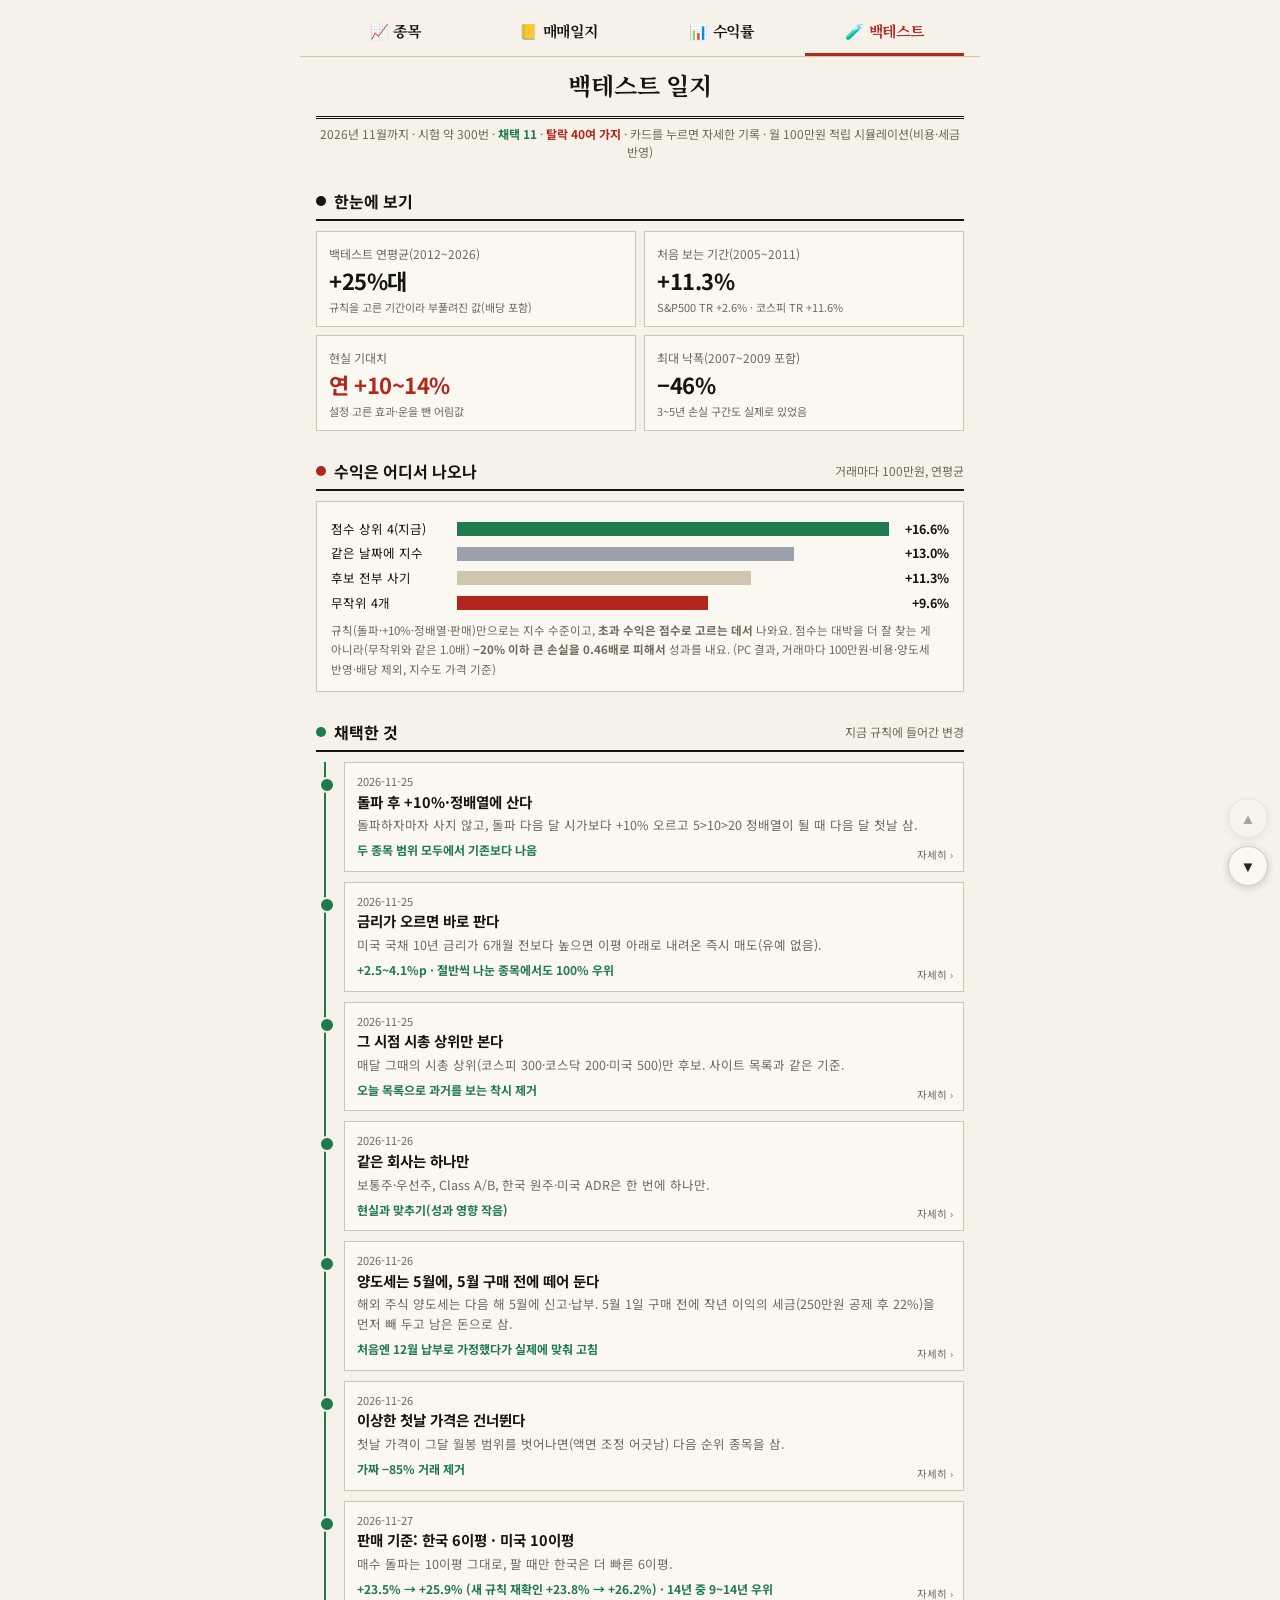
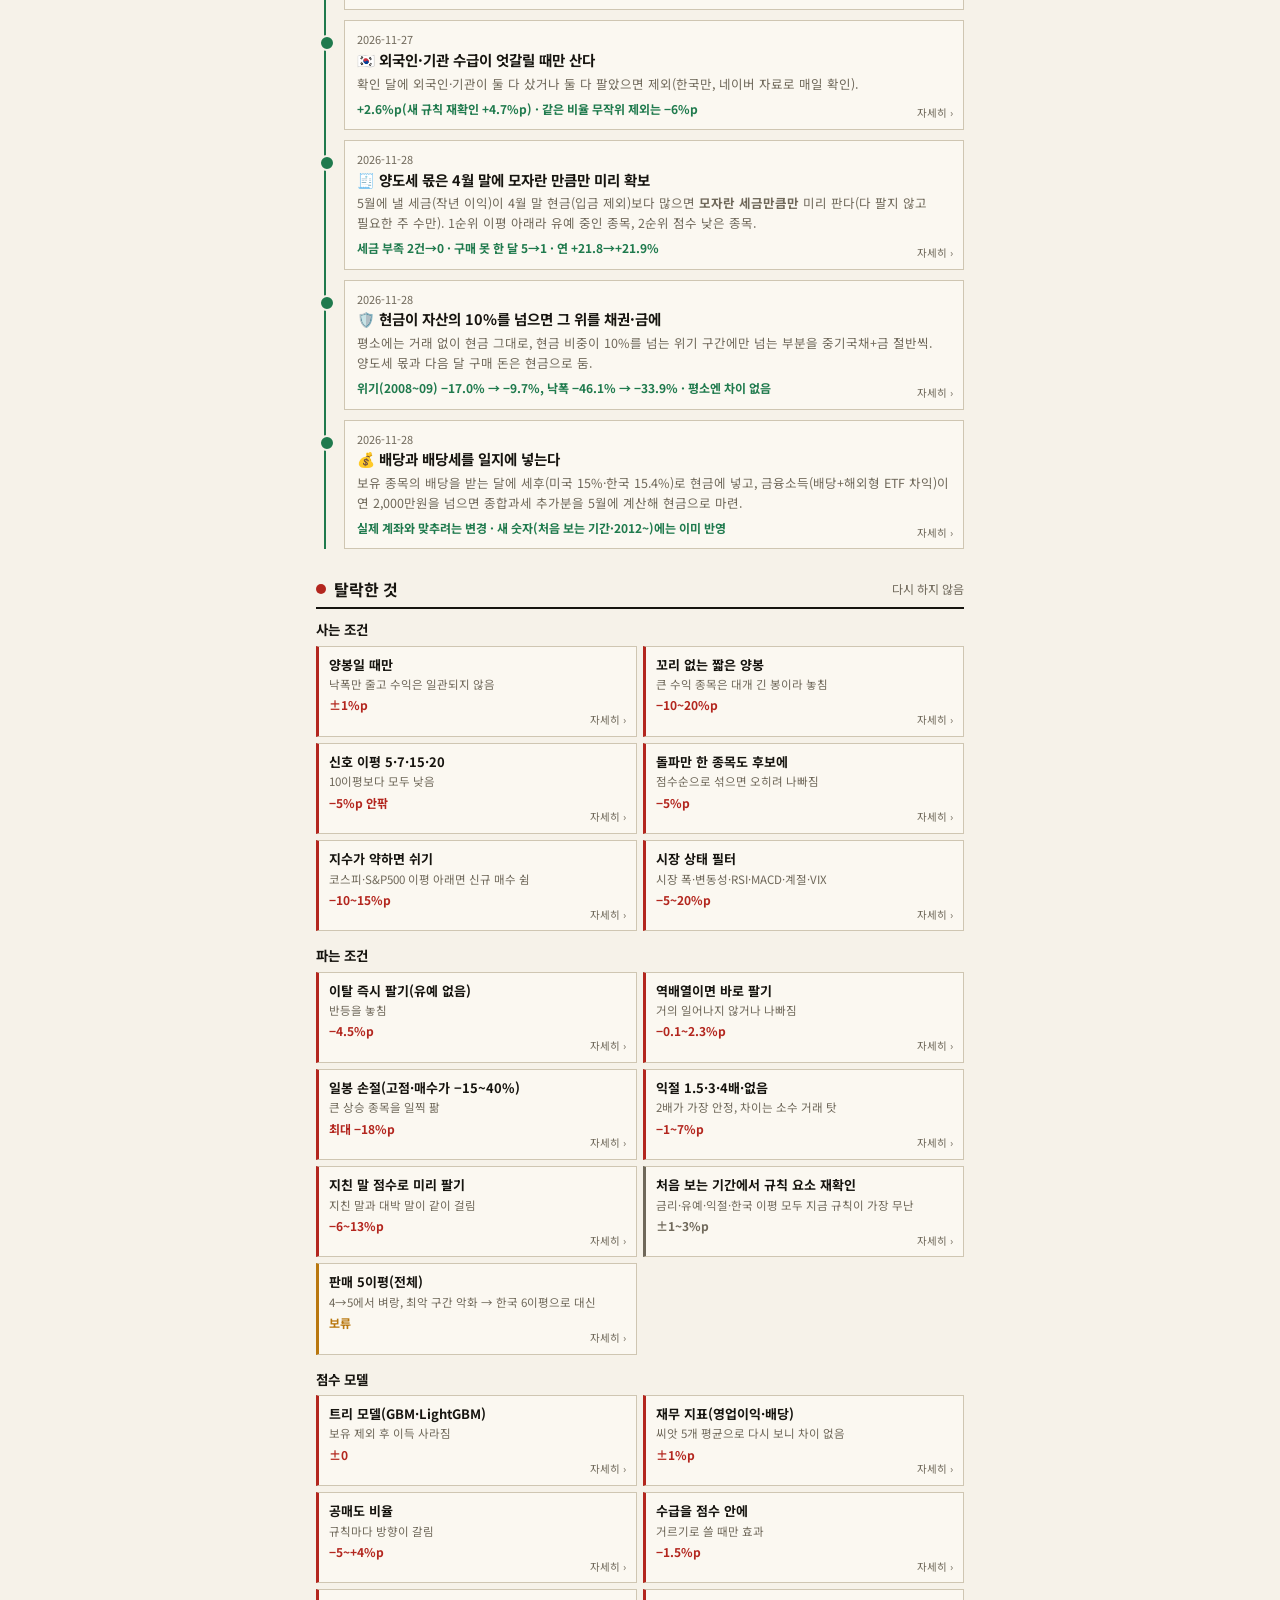
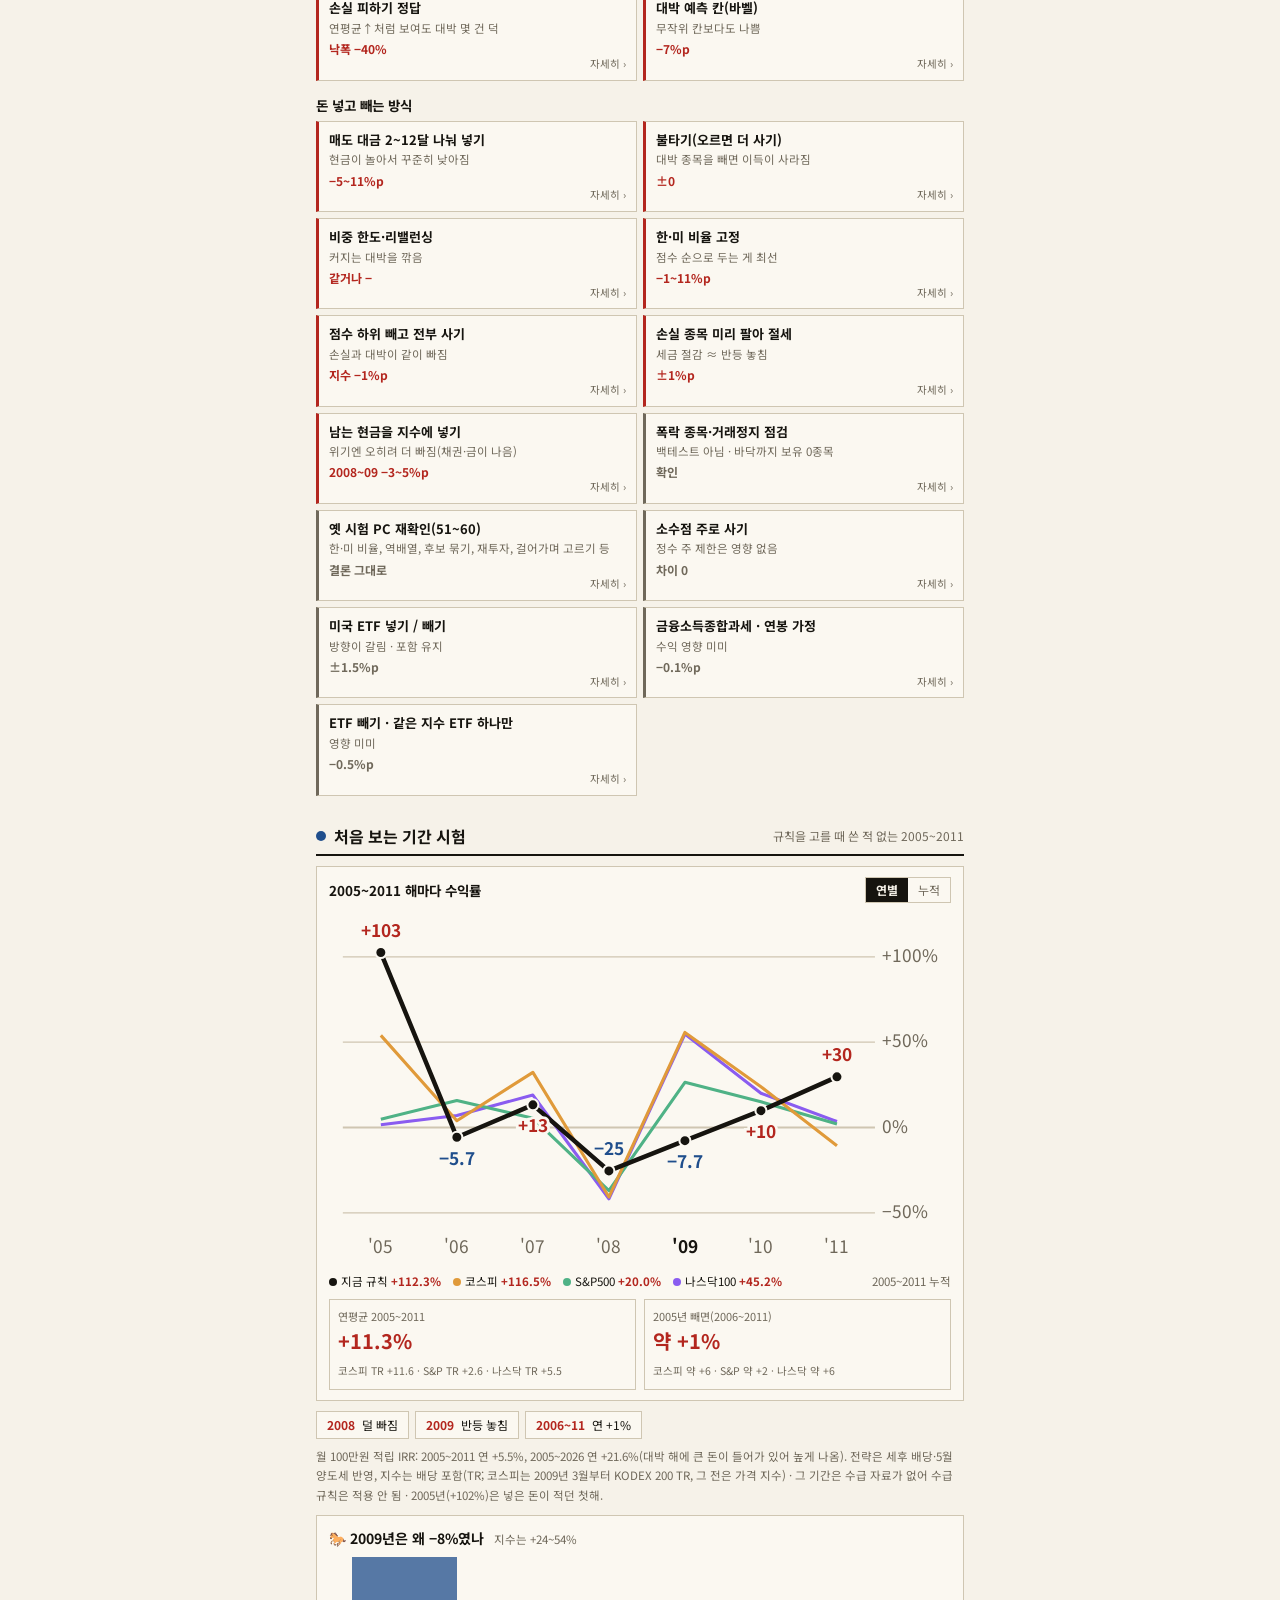
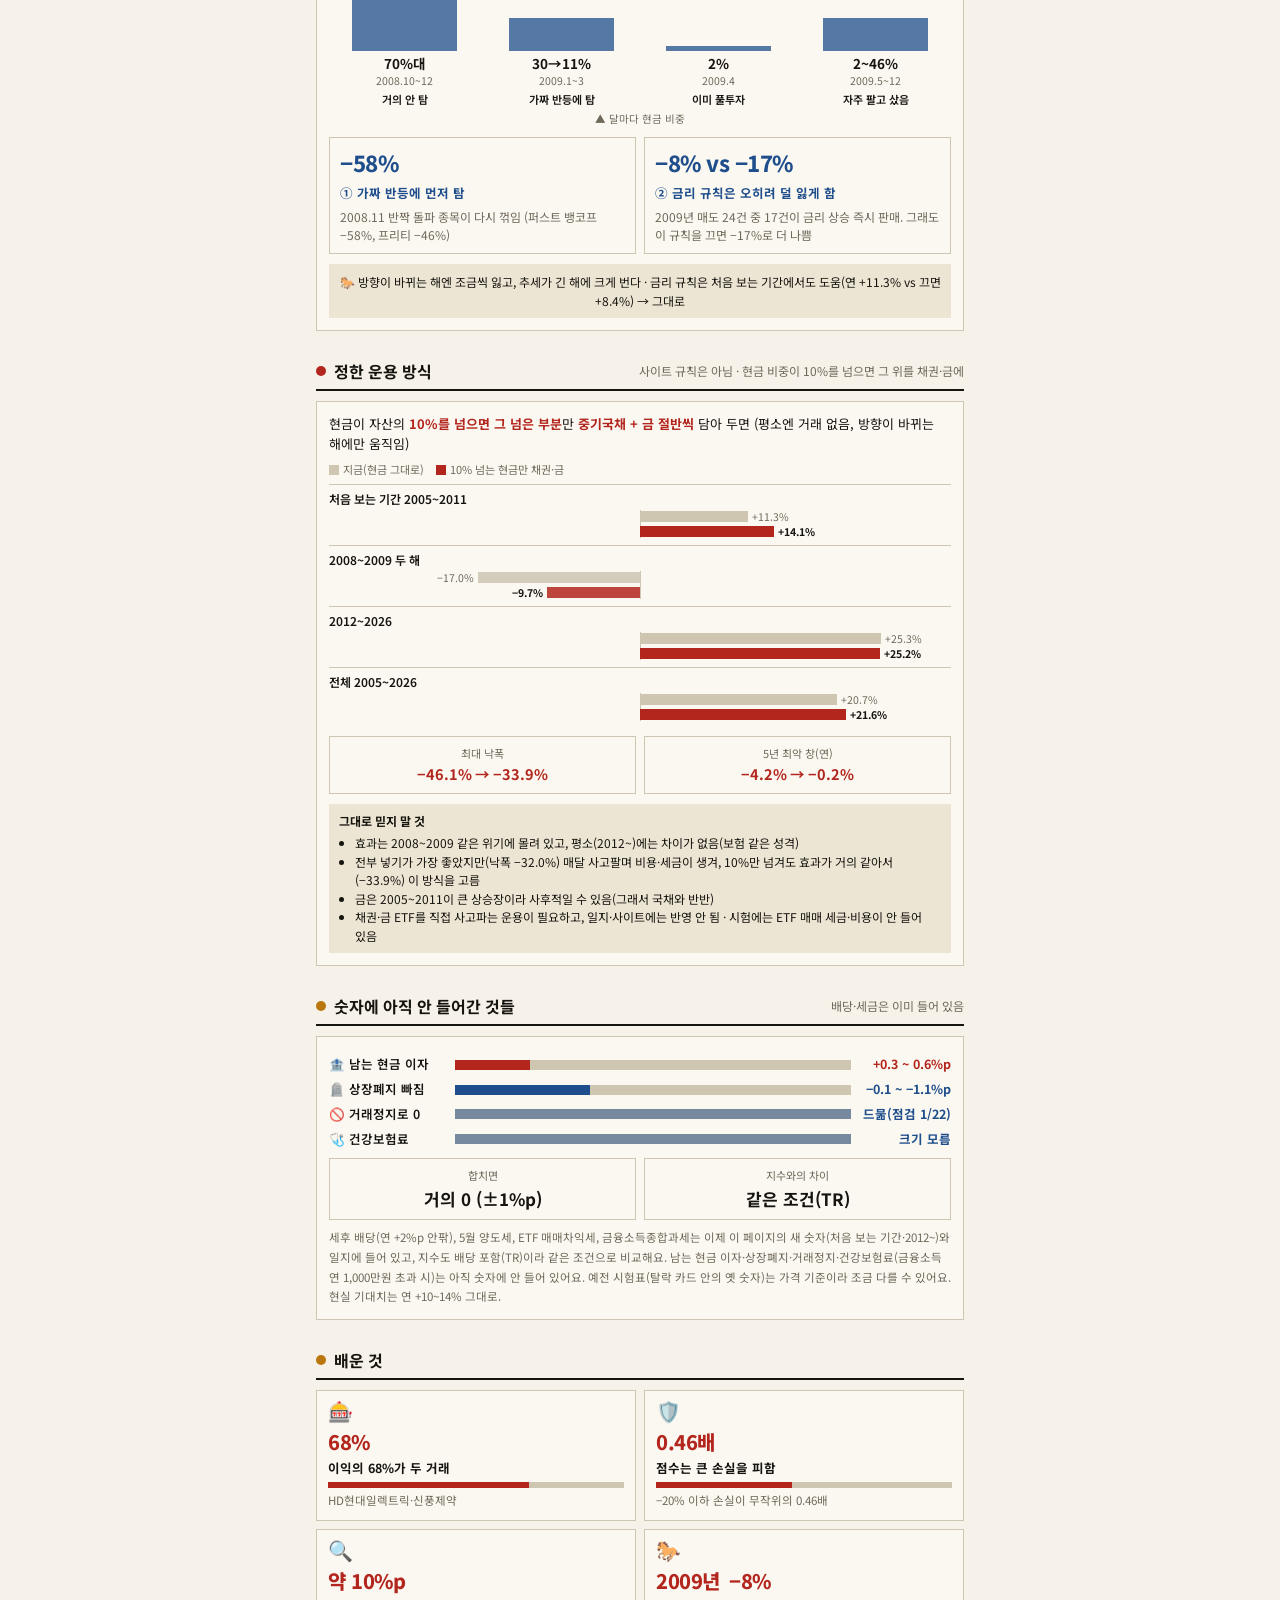
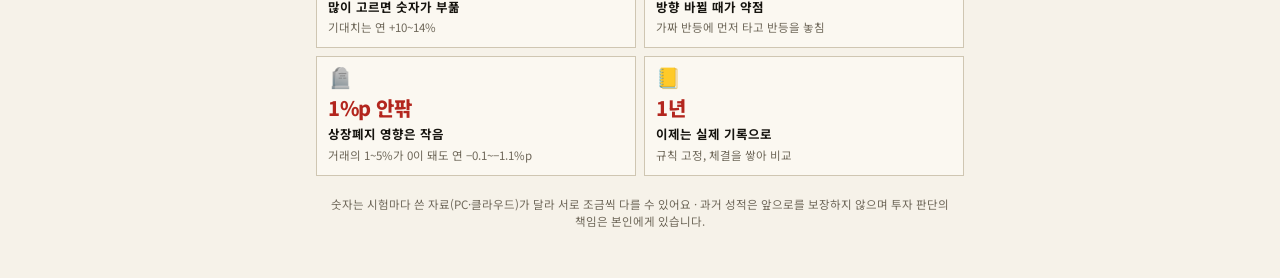
<file: backtest.html>
<!doctype html>
<html lang="ko">
<head>
<meta charset="utf-8">
<meta name="viewport" content="width=device-width,initial-scale=1">
<meta name="robots" content="noindex,nofollow,noarchive,nosnippet">
<title>백테스트 일지</title>
<meta name="description" content="월봉 10이평 돌파 전략을 다듬으며 한 백테스트 약 300번의 기록: 채택한 것과 탈락한 것, 검증 결과">
<style>
:root{--bg:#f6f7f9;--card:#fff;--fg:#1b1f24;--mut:#6b7280;--line:#e5e7eb;--chip:#f0f1f3;--buy:#d9363e;--sell:#2563eb;--ok:#1f7a4d;--no:#b3261e;--hold:#b9770e;--acc:#b3261e}
@media (prefers-color-scheme:dark){:root{--bg:#111418;--card:#1a1e24;--fg:#e8eaed;--mut:#9aa1ab;--line:#2a2f37;--chip:#262b33;--ok:#5cc28f;--no:#ff7a6e;--hold:#e5a84a}}
*{box-sizing:border-box}
body{margin:0;background:var(--bg);color:var(--fg);font:15px/1.5 -apple-system,"Apple SD Gothic Neo","Noto Sans KR","Malgun Gothic",sans-serif}
main{max-width:680px;margin:0 auto;padding:16px 16px 48px}
.navtabs{display:flex;gap:8px;margin:0 0 12px}.ntab{flex:1;padding:10px 4px;border:1px solid var(--line);background:var(--card);color:var(--fg);border-radius:10px;font-weight:600;text-align:center;text-decoration:none;font-size:14px;white-space:nowrap}
h1{font-size:18px;margin:0 0 2px;text-align:center}
.bt-sub{text-align:center;font-size:12px;color:var(--mut);margin:6px 0 16px}
.bt-h{display:flex;align-items:center;gap:8px;font-size:16px;font-weight:700;margin:28px 0 10px;padding-bottom:6px;border-bottom:2px solid var(--fg)}
.bt-h em{font-style:normal;font-weight:400;font-size:12px;color:var(--mut);margin-left:auto}
.bt-h .dot{width:10px;height:10px;border-radius:50%;flex:none}
/* 요약 숫자 */
.bt-kpi{display:grid;grid-template-columns:repeat(2,minmax(0,1fr));gap:8px}
.bt-k{background:var(--card);border:1px solid var(--line);padding:10px 12px}
.bt-k b{display:block;font-size:22px;font-variant-numeric:tabular-nums;letter-spacing:-.5px}
.bt-k span{font-size:12px;color:var(--mut)}
.bt-k small{display:block;font-size:11px;color:var(--mut);margin-top:2px}
/* 막대 */
.bt-bars{background:var(--card);border:1px solid var(--line);padding:12px 14px}
.bt-bar{display:grid;grid-template-columns:118px 1fr 52px;gap:8px;align-items:center;font-size:12.5px;margin:6px 0}
.bt-bar i{display:block;height:14px;background:var(--line)}
.bt-bar i.ok{background:var(--ok)}.bt-bar i.ix{background:#9aa1ab}.bt-bar i.no{background:var(--no)}
.bt-bar b{text-align:right;font-variant-numeric:tabular-nums}
.bt-note{font-size:11.5px;color:var(--mut);line-height:1.7;margin:8px 0 0}
/* 채택 타임라인 */
.bt-tl{position:relative;margin-left:8px;padding-left:18px;border-left:2px solid var(--ok)}
.bt-ev{position:relative;background:var(--card);border:1px solid var(--line);padding:10px 12px;margin:0 0 10px}
.bt-ev:before{content:'';position:absolute;left:-26px;top:14px;width:12px;height:12px;border-radius:50%;background:var(--ok);border:2px solid var(--bg)}
.bt-ev .d{font-size:11px;color:var(--mut)}
.bt-ev strong{display:block;font-size:14.5px;margin:1px 0 3px}
.bt-ev p{margin:0;font-size:12.5px;color:var(--mut);line-height:1.6}
.bt-ev .ef{display:inline-block;margin-top:6px;font-size:12px;font-weight:700;color:var(--ok)}
/* 탈락 묶음 */
.bt-grp{margin:0 0 14px}
.bt-grp h3{font-size:13.5px;margin:0 0 6px;color:var(--fg)}
.bt-grid{display:grid;grid-template-columns:repeat(2,minmax(0,1fr));gap:6px}
.bt-x{background:var(--card);border:1px solid var(--line);border-left:3px solid var(--no);padding:8px 10px}
.bt-x strong{display:block;font-size:13px}
.bt-x span{display:block;font-size:11.5px;color:var(--mut);line-height:1.5;margin-top:2px}
.bt-x b{font-size:12px;color:var(--no);font-variant-numeric:tabular-nums}
.bt-x.hold{border-left-color:var(--hold)}.bt-x.hold b{color:var(--hold)}
.bt-x.same{border-left-color:var(--mut)}.bt-x.same b{color:var(--mut)}
/* 연도표 */
.bt-oy{overflow:hidden;background:var(--card);border:1px solid var(--line);padding:10px 12px}
.oy-th{display:flex;justify-content:space-between;align-items:center;gap:8px;margin-bottom:4px}.oy-t{font-weight:700;font-size:13.5px}
.oy-sw{display:flex;flex:none;border:1px solid var(--line)}.oy-sw button{border:0;background:transparent;color:var(--mut);font:inherit;font-size:12px;padding:3px 10px;cursor:pointer}.oy-sw button.on{background:var(--fg);color:var(--bg);font-weight:700}
#oy-c{width:100%;height:auto;display:block;touch-action:pan-y;font-family:inherit}
#oy-c text{font-size:10px;fill:var(--mut);font-variant-numeric:tabular-nums}
.oy-lg2{display:flex;flex-wrap:wrap;gap:4px 12px;font-size:11.5px;margin-top:4px}.oy-lg2 i{display:inline-block;width:8px;height:8px;border-radius:50%;margin-right:4px}.oy-lg2 b{margin-left:3px}
#oy-tip{display:none;margin-top:6px;background:var(--bg);color:var(--fg);border:1px solid var(--line);border-radius:10px;padding:8px 10px;font-size:12px;line-height:1.5}#oy-tip table{width:100%}
#oy-tip td{padding:2px 0 2px 14px;text-align:right;font-variant-numeric:tabular-nums;white-space:nowrap}#oy-tip td:first-child{padding-left:0;text-align:left}
.oy-s{display:grid;grid-template-columns:1fr 1fr;gap:8px;margin-top:8px}
.oy-s div{border:1px solid var(--line);padding:8px}.oy-s span{display:block;font-size:11px;color:var(--mut)}
.oy-s b{display:block;font-size:20px;color:var(--buy);margin:2px 0}.oy-s b.n{color:var(--sell)}.oy-s small{font-size:10.5px;color:var(--mut)}
.bt-yr{width:100%;border-collapse:collapse;font-size:12.5px;font-variant-numeric:tabular-nums;background:var(--card);border:1px solid var(--line)}
.bt-yr th,.bt-yr td{padding:5px 6px;text-align:right;border-bottom:1px solid var(--line)}
.bt-yr th:first-child,.bt-yr td:first-child{text-align:left}
.bt-yr th{font-size:11.5px;color:var(--mut);font-weight:600}
.p{color:var(--buy)}.n{color:var(--sell)}
.bt-yr tr.sum td{font-weight:700;border-top:2px solid var(--fg)}
/* 교훈 */
.bt-y9{background:var(--card);border:1px solid var(--line);padding:12px;margin:10px 0 0}
.y9-h{font-weight:700;font-size:14px;margin-bottom:8px}.y9-h em{font-style:normal;font-weight:400;font-size:11.5px;color:var(--mut);margin-left:6px}
.y9-g{display:grid;grid-template-columns:1fr 1fr;gap:8px;margin-top:10px}
.y9-c{border:1px solid var(--line);padding:8px 10px}.y9-c strong{font-size:12.5px;color:var(--sell)}.y9-c p{margin:4px 0 0;font-size:12px;line-height:1.55}
.y9-f{font-size:12px;line-height:1.6;margin:10px 0 0;color:var(--fg)}
@media(max-width:360px){.y9-g{grid-template-columns:1fr}}
.bt-lg{display:grid;grid-template-columns:1fr 1fr;gap:8px}
.lg-c{background:var(--card);border:1px solid var(--line);padding:10px 11px;position:relative}
.lg-i{font-size:20px;line-height:1}.lg-n{font-size:20px;font-weight:800;color:var(--acc);margin:6px 0 2px;letter-spacing:-.5px}
.lg-c strong{display:block;font-size:12.5px;line-height:1.4}.lg-c p{margin:4px 0 0;font-size:11.5px;line-height:1.55;color:var(--mut)}

@media(max-width:340px){.bt-lg{grid-template-columns:1fr}}
.bt-chips{display:flex;flex-wrap:wrap;gap:6px;margin:10px 0 0}.bt-chips span{border:1px solid var(--line);background:var(--card);padding:4px 10px;font-size:12px}.bt-chips b{color:var(--acc);margin-right:4px}
.y9-cols{display:grid;grid-template-columns:repeat(4,1fr);gap:6px;align-items:end;text-align:center}
.y9-cols div{display:flex;flex-direction:column;align-items:center;justify-content:flex-end;height:150px;position:relative}
.y9-cols b{display:block;width:70%;height:var(--h);min-height:3px;background:var(--sell);opacity:.75;margin-bottom:4px}
.y9-cols strong{font-size:13.5px;line-height:1.2}.y9-cols span{font-size:10.5px;color:var(--mut);margin-top:2px}.y9-cols small{font-size:11px;color:var(--fg);margin-top:2px;font-weight:600}
.y9-cap{font-size:10.5px;color:var(--mut);text-align:center;margin:4px 0 0}
.y9-n{font-size:22px;font-weight:800;color:var(--sell);margin-bottom:2px;letter-spacing:-.5px}
.y9-c p{color:var(--mut)}
.y9-f{background:var(--seg);padding:8px 10px;text-align:center}
.lg-bar{height:6px;background:var(--line);margin:6px 0 2px}.lg-bar i{display:block;height:100%;background:var(--acc)}
.bt-nx{background:var(--card);border:1px solid var(--line);padding:12px}
.nx-r{display:grid;grid-template-columns:118px 1fr 92px;gap:8px;align-items:center;margin:6px 0;font-size:12.5px}
.nx-n{font-weight:600}.nx-b{height:10px;background:var(--line)}.nx-b i{display:block;height:100%}
.nx-r.up .nx-b i{background:var(--buy)}.nx-r.dn .nx-b i{background:var(--sell)}.nx-b i.unk{width:100%;background:repeating-linear-gradient(90deg,var(--sell) 0 4px,transparent 4px 8px);opacity:.5}
.nx-r b{text-align:right;font-variant-numeric:tabular-nums;font-size:12.5px}.nx-r.up b{color:var(--buy)}.nx-r.dn b{color:var(--sell)}
.nx-s{display:grid;grid-template-columns:1fr 1fr;gap:8px;margin-top:10px}.nx-s div{border:1px solid var(--line);padding:8px;text-align:center}
.nx-s span{display:block;font-size:11px;color:var(--mut)}.nx-s b{display:block;font-size:17px;margin-top:2px}
@media(max-width:360px){.nx-r{grid-template-columns:96px 1fr 80px}}
.bt-cs{background:var(--card);border:1px solid var(--line);padding:12px}
.cs-t{font-size:13px;line-height:1.5;margin-bottom:8px}.cs-t b{color:var(--acc)}
.cs-lg{display:flex;gap:12px;font-size:11px;color:var(--mut);margin-bottom:6px}.cs-lg i{display:inline-block;width:10px;height:10px;margin-right:4px;vertical-align:-1px}
.cs-lg .now,.cs-b.now i{background:var(--line)}.cs-lg .new,.cs-b.new i{background:var(--buy)}
.cs-r{padding:5px 0;border-top:1px solid var(--line)}.cs-r>span{display:block;font-size:12px;font-weight:600;margin-bottom:2px}
.cs-bs{position:relative;background:linear-gradient(var(--line),var(--line)) 50% 0/1px 100% no-repeat}
.cs-b{position:relative;height:13px;margin:2px 0;font-size:10.5px;font-variant-numeric:tabular-nums}
.cs-b i{position:absolute;top:1px;bottom:1px}.cs-b i.dn{opacity:.85}.cs-b em{position:absolute;top:-1px;font-style:normal;white-space:nowrap;color:var(--mut)}.cs-b.new em{color:var(--fg);font-weight:700}
.cs-s{display:grid;grid-template-columns:1fr 1fr;gap:8px;margin-top:8px}.cs-s div{border:1px solid var(--line);padding:8px;text-align:center}
.cs-s span{display:block;font-size:11px;color:var(--mut)}.cs-s b{display:block;font-size:14.5px;margin-top:2px;color:var(--buy)}
.cs-w{margin-top:10px;background:var(--seg);padding:8px 10px;font-size:12px}.cs-w ul{margin:4px 0 0;padding-left:16px;line-height:1.55}
.bt-ls{margin:0;padding:0;list-style:none}
.bt-ls li{background:var(--card);border:1px solid var(--line);padding:9px 12px;margin:0 0 6px;font-size:13px;line-height:1.6}
.bt-ls li b{color:var(--acc)}
.bt-ev,.bt-x{cursor:pointer}.bt-ev:hover,.bt-x:hover{outline:1px solid var(--fg)}
.bt-ev:after,.bt-x:after{content:'자세히 ›';position:absolute;right:10px;bottom:8px;font-size:10.5px;color:var(--mut)}.bt-x{position:relative;padding-bottom:20px}
#bt-m{position:fixed;inset:0;background:rgba(0,0,0,.45);z-index:100;display:none;align-items:flex-end;justify-content:center}
#bt-m.on{display:flex}
#bt-b{background:var(--card);width:100%;max-width:680px;max-height:82vh;overflow:auto;padding:14px 16px 20px;border-top:3px solid var(--fg)}
#bt-b h2{font-size:16px;margin:0 28px 2px 0}#bt-b .w{font-size:11.5px;color:var(--mut);margin-bottom:10px}
#bt-x{position:sticky;top:0;float:right;border:none;background:none;font-size:20px;cursor:pointer;color:var(--fg)}
.bt-dt{width:100%;border-collapse:collapse;font-size:12.5px}.bt-dt th,.bt-dt td{padding:6px 4px;border-bottom:1px solid var(--line);text-align:left;vertical-align:top}
.bt-dt th{font-size:11px;color:var(--mut);font-weight:600}.bt-dt td:nth-child(2){font-weight:700;white-space:nowrap;font-variant-numeric:tabular-nums}.bt-dt td:nth-child(3){color:var(--mut);font-size:11.5px}
#bt-b .c{margin:12px 0 0;padding:10px 12px;background:var(--chip);font-size:13px;line-height:1.6}
.bt-foot{text-align:center;font-size:11.5px;color:var(--mut);margin:20px 0 0}
@media(max-width:380px){.bt-grid{grid-template-columns:minmax(0,1fr)}.bt-bar{grid-template-columns:96px 1fr 48px}}
</style>
<link rel="stylesheet" href="theme.css?v=1127m">
<style>.bt-cs,.cs-s div,.cs-w,.bt-nx,.nx-s div,.lg-c,.bt-y9,.y9-c,.bt-k,.bt-bars,.bt-ev,.bt-x,.bt-yr,.bt-ls li{border-radius:0}</style>
</head>
<body>
<main>
  <div class="navtabs"><a class="ntab" href="index.html">📈 종목</a><a class="ntab" href="journal.html#log">📒 매매일지</a><a class="ntab" href="journal.html#ret">📊 수익률</a><a class="ntab on" href="backtest.html">🧪 백테스트</a></div>
  <h1>백테스트 일지</h1>
  <div class="bt-sub">2026년 11월까지 · 시험 약 300번 · <b style="color:var(--ok)">채택 11</b> · <b style="color:var(--no)">탈락 40여 가지</b> · 카드를 누르면 자세한 기록 · 월 100만원 적립 시뮬레이션(비용·세금 반영)</div>

  <div class="bt-h"><span class="dot" style="background:var(--fg)"></span>한눈에 보기</div>
  <div class="bt-kpi">
    <div class="bt-k"><span>백테스트 연평균(2012~2026)</span><b>+25%대</b><small>규칙을 고른 기간이라 부풀려진 값(배당 포함)</small></div>
    <div class="bt-k"><span>처음 보는 기간(2005~2011)</span><b>+11.3%</b><small>S&amp;P500 TR +2.6% · 코스피 TR +11.6%</small></div>
    <div class="bt-k"><span>현실 기대치</span><b style="color:var(--acc)">연 +10~14%</b><small>설정 고른 효과·운을 뺀 어림값</small></div>
    <div class="bt-k"><span>최대 낙폭(2007~2009 포함)</span><b>−46%</b><small>3~5년 손실 구간도 실제로 있었음</small></div>
  </div>

  <div class="bt-h"><span class="dot" style="background:var(--acc)"></span>수익은 어디서 나오나<em>거래마다 100만원, 연평균</em></div>
  <div class="bt-bars">
    <div class="bt-bar"><span>점수 상위 4(지금)</span><i class="ok" style="width:100%"></i><b>+16.6%</b></div>
    <div class="bt-bar"><span>같은 날짜에 지수</span><i class="ix" style="width:78%"></i><b>+13.0%</b></div>
    <div class="bt-bar"><span>후보 전부 사기</span><i style="width:68%"></i><b>+11.3%</b></div>
    <div class="bt-bar"><span>무작위 4개</span><i class="no" style="width:58%"></i><b>+9.6%</b></div>
    <p class="bt-note">규칙(돌파·+10%·정배열·판매)만으로는 지수 수준이고, <b>초과 수익은 점수로 고르는 데서</b> 나와요. 점수는 대박을 더 잘 찾는 게 아니라(무작위와 같은 1.0배) <b>−20% 이하 큰 손실을 0.46배로 피해서</b> 성과를 내요. (PC 결과, 거래마다 100만원·비용·양도세 반영·배당 제외, 지수도 가격 기준)</p>
  </div>

  <div class="bt-h"><span class="dot" style="background:var(--ok)"></span>채택한 것<em>지금 규칙에 들어간 변경</em></div>
  <div class="bt-tl">
    <div class="bt-ev" data-k="a1"><div class="d">2026-11-25</div><strong>돌파 후 +10%·정배열에 산다</strong><p>돌파하자마자 사지 않고, 돌파 다음 달 시가보다 +10% 오르고 5&gt;10&gt;20 정배열이 될 때 다음 달 첫날 삼.</p><span class="ef">두 종목 범위 모두에서 기존보다 나음</span></div>
    <div class="bt-ev" data-k="a2"><div class="d">2026-11-25</div><strong>금리가 오르면 바로 판다</strong><p>미국 국채 10년 금리가 6개월 전보다 높으면 이평 아래로 내려온 즉시 매도(유예 없음).</p><span class="ef">+2.5~4.1%p · 절반씩 나눈 종목에서도 100% 우위</span></div>
    <div class="bt-ev" data-k="a3"><div class="d">2026-11-25</div><strong>그 시점 시총 상위만 본다</strong><p>매달 그때의 시총 상위(코스피 300·코스닥 200·미국 500)만 후보. 사이트 목록과 같은 기준.</p><span class="ef">오늘 목록으로 과거를 보는 착시 제거</span></div>
    <div class="bt-ev" data-k="a4"><div class="d">2026-11-26</div><strong>같은 회사는 하나만</strong><p>보통주·우선주, Class A/B, 한국 원주·미국 ADR은 한 번에 하나만.</p><span class="ef">현실과 맞추기(성과 영향 작음)</span></div>
    <div class="bt-ev" data-k="a5"><div class="d">2026-11-26</div><strong>양도세는 5월에, 5월 구매 전에 떼어 둔다</strong><p>해외 주식 양도세는 다음 해 5월에 신고·납부. 5월 1일 구매 전에 작년 이익의 세금(250만원 공제 후 22%)을 먼저 빼 두고 남은 돈으로 삼.</p><span class="ef">처음엔 12월 납부로 가정했다가 실제에 맞춰 고침</span></div>
    <div class="bt-ev" data-k="a6"><div class="d">2026-11-26</div><strong>이상한 첫날 가격은 건너뛴다</strong><p>첫날 가격이 그달 월봉 범위를 벗어나면(액면 조정 어긋남) 다음 순위 종목을 삼.</p><span class="ef">가짜 −85% 거래 제거</span></div>
    <div class="bt-ev" data-k="a7"><div class="d">2026-11-27</div><strong>판매 기준: 한국 6이평 · 미국 10이평</strong><p>매수 돌파는 10이평 그대로, 팔 때만 한국은 더 빠른 6이평.</p><span class="ef">+23.5% → +25.9% (새 규칙 재확인 +23.8% → +26.2%) · 14년 중 9~14년 우위</span></div>
    <div class="bt-ev" data-k="a8"><div class="d">2026-11-27</div><strong>🇰🇷 외국인·기관 수급이 엇갈릴 때만 산다</strong><p>확인 달에 외국인·기관이 둘 다 샀거나 둘 다 팔았으면 제외(한국만, 네이버 자료로 매일 확인).</p><span class="ef">+2.6%p(새 규칙 재확인 +4.7%p) · 같은 비율 무작위 제외는 −6%p</span></div>
    <div class="bt-ev" data-k="a9"><div class="d">2026-11-28</div><strong>🧾 양도세 몫은 4월 말에 모자란 만큼만 미리 확보</strong><p>5월에 낼 세금(작년 이익)이 4월 말 현금(입금 제외)보다 많으면 <b>모자란 세금만큼만</b> 미리 판다(다 팔지 않고 필요한 주 수만). 1순위 이평 아래라 유예 중인 종목, 2순위 점수 낮은 종목.</p><span class="ef">세금 부족 2건→0 · 구매 못 한 달 5→1 · 연 +21.8→+21.9%</span></div>
    <div class="bt-ev" data-k="a11"><div class="d">2026-11-28</div><strong>🛡️ 현금이 자산의 10%를 넘으면 그 위를 채권·금에</strong><p>평소에는 거래 없이 현금 그대로, 현금 비중이 10%를 넘는 위기 구간에만 넘는 부분을 중기국채+금 절반씩. 양도세 몫과 다음 달 구매 돈은 현금으로 둠.</p><span class="ef">위기(2008~09) −17.0% → −9.7%, 낙폭 −46.1% → −33.9% · 평소엔 차이 없음</span></div>
    <div class="bt-ev" data-k="a10"><div class="d">2026-11-28</div><strong>💰 배당과 배당세를 일지에 넣는다</strong><p>보유 종목의 배당을 받는 달에 세후(미국 15%·한국 15.4%)로 현금에 넣고, 금융소득(배당+해외형 ETF 차익)이 연 2,000만원을 넘으면 종합과세 추가분을 5월에 계산해 현금으로 마련.</p><span class="ef">실제 계좌와 맞추려는 변경 · 새 숫자(처음 보는 기간·2012~)에는 이미 반영</span></div>
  </div>

  <div class="bt-h"><span class="dot" style="background:var(--no)"></span>탈락한 것<em>다시 하지 않음</em></div>
  <div class="bt-grp"><h3>사는 조건</h3><div class="bt-grid">
    <div class="bt-x" data-k="x1"><strong>양봉일 때만</strong><span>낙폭만 줄고 수익은 일관되지 않음</span><b>±1%p</b></div>
    <div class="bt-x" data-k="x2"><strong>꼬리 없는 짧은 양봉</strong><span>큰 수익 종목은 대개 긴 봉이라 놓침</span><b>−10~20%p</b></div>
    <div class="bt-x" data-k="x3"><strong>신호 이평 5·7·15·20</strong><span>10이평보다 모두 낮음</span><b>−5%p 안팎</b></div>
    <div class="bt-x" data-k="x4"><strong>돌파만 한 종목도 후보에</strong><span>점수순으로 섞으면 오히려 나빠짐</span><b>−5%p</b></div>
    <div class="bt-x" data-k="x5"><strong>지수가 약하면 쉬기</strong><span>코스피·S&amp;P500 이평 아래면 신규 매수 쉼</span><b>−10~15%p</b></div>
    <div class="bt-x" data-k="x6"><strong>시장 상태 필터</strong><span>시장 폭·변동성·RSI·MACD·계절·VIX</span><b>−5~20%p</b></div>
  </div></div>
  <div class="bt-grp"><h3>파는 조건</h3><div class="bt-grid">
    <div class="bt-x" data-k="x7"><strong>이탈 즉시 팔기(유예 없음)</strong><span>반등을 놓침</span><b>−4.5%p</b></div>
    <div class="bt-x" data-k="x8"><strong>역배열이면 바로 팔기</strong><span>거의 일어나지 않거나 나빠짐</span><b>−0.1~2.3%p</b></div>
    <div class="bt-x" data-k="x9"><strong>일봉 손절(고점·매수가 −15~40%)</strong><span>큰 상승 종목을 일찍 팖</span><b>최대 −18%p</b></div>
    <div class="bt-x" data-k="x10"><strong>익절 1.5·3·4배·없음</strong><span>2배가 가장 안정, 차이는 소수 거래 탓</span><b>−1~7%p</b></div>
    <div class="bt-x" data-k="x11"><strong>지친 말 점수로 미리 팔기</strong><span>지친 말과 대박 말이 같이 걸림</span><b>−6~13%p</b></div>
    <div class="bt-x same" data-k="x42"><strong>처음 보는 기간에서 규칙 요소 재확인</strong><span>금리·유예·익절·한국 이평 모두 지금 규칙이 가장 무난</span><b>±1~3%p</b></div>
    <div class="bt-x hold" data-k="x12"><strong>판매 5이평(전체)</strong><span>4→5에서 벼랑, 최악 구간 악화 → 한국 6이평으로 대신</span><b>보류</b></div>
  </div></div>
  <div class="bt-grp"><h3>점수 모델</h3><div class="bt-grid">
    <div class="bt-x" data-k="x13"><strong>트리 모델(GBM·LightGBM)</strong><span>보유 제외 후 이득 사라짐</span><b>±0</b></div>
    <div class="bt-x" data-k="x14"><strong>재무 지표(영업이익·배당)</strong><span>씨앗 5개 평균으로 다시 보니 차이 없음</span><b>±1%p</b></div>
    <div class="bt-x" data-k="x15"><strong>공매도 비율</strong><span>규칙마다 방향이 갈림</span><b>−5~+4%p</b></div>
    <div class="bt-x" data-k="x16"><strong>수급을 점수 안에</strong><span>거르기로 쓸 때만 효과</span><b>−1.5%p</b></div>
    <div class="bt-x" data-k="x17"><strong>손실 피하기 정답</strong><span>연평균↑처럼 보여도 대박 몇 건 덕</span><b>낙폭 −40%</b></div>
    <div class="bt-x" data-k="x18"><strong>대박 예측 칸(바벨)</strong><span>무작위 칸보다도 나쁨</span><b>−7%p</b></div>
  </div></div>
  <div class="bt-grp"><h3>돈 넣고 빼는 방식</h3><div class="bt-grid">
    <div class="bt-x" data-k="x19"><strong>매도 대금 2~12달 나눠 넣기</strong><span>현금이 놀아서 꾸준히 낮아짐</span><b>−5~11%p</b></div>
    <div class="bt-x" data-k="x20"><strong>불타기(오르면 더 사기)</strong><span>대박 종목을 빼면 이득이 사라짐</span><b>±0</b></div>
    <div class="bt-x" data-k="x21"><strong>비중 한도·리밸런싱</strong><span>커지는 대박을 깎음</span><b>같거나 −</b></div>
    <div class="bt-x" data-k="x22"><strong>한·미 비율 고정</strong><span>점수 순으로 두는 게 최선</span><b>−1~11%p</b></div>
    <div class="bt-x" data-k="x23"><strong>점수 하위 빼고 전부 사기</strong><span>손실과 대박이 같이 빠짐</span><b>지수 −1%p</b></div>
    <div class="bt-x" data-k="x24"><strong>손실 종목 미리 팔아 절세</strong><span>세금 절감 ≈ 반등 놓침</span><b>±1%p</b></div>
    <div class="bt-x" data-k="x43"><strong>남는 현금을 지수에 넣기</strong><span>위기엔 오히려 더 빠짐(채권·금이 나음)</span><b>2008~09 −3~5%p</b></div>
    <div class="bt-x same" data-k="x44"><strong>폭락 종목·거래정지 점검</strong><span>백테스트 아님 · 바닥까지 보유 0종목</span><b>확인</b></div>
    <div class="bt-x same" data-k="x45"><strong>옛 시험 PC 재확인(51~60)</strong><span>한·미 비율, 역배열, 후보 묶기, 재투자, 걸어가며 고르기 등</span><b>결론 그대로</b></div>
    <div class="bt-x same" data-k="x25"><strong>소수점 주로 사기</strong><span>정수 주 제한은 영향 없음</span><b>차이 0</b></div>
    <div class="bt-x same" data-k="x40"><strong>미국 ETF 넣기 / 빼기</strong><span>방향이 갈림 · 포함 유지</span><b>±1.5%p</b></div>
    <div class="bt-x same" data-k="x41"><strong>금융소득종합과세 · 연봉 가정</strong><span>수익 영향 미미</span><b>−0.1%p</b></div>
    <div class="bt-x same" data-k="x26"><strong>ETF 빼기 · 같은 지수 ETF 하나만</strong><span>영향 미미</span><b>−0.5%p</b></div>
  </div></div>

  <div class="bt-h"><span class="dot" style="background:var(--sell)"></span>처음 보는 기간 시험<em>규칙을 고를 때 쓴 적 없는 2005~2011</em></div>
  <div class="bt-oy">
    <div class="oy-th"><div class="oy-t" id="oy-title">2005~2011 해마다 수익률</div><div class="oy-sw" id="oy-sw"><button type="button" data-m="yr" class="on">연별</button><button type="button" data-m="cum">누적</button></div></div>
    <svg id="oy-c" viewBox="0 0 360 210" role="img" aria-label="2005~2011 누적 수익률 꺾은선"></svg>
    <div id="oy-tip"></div>
    <div class="oy-lg2" id="oy-lg"></div>
    <div class="oy-s">
      <div><span>연평균 2005~2011</span><b>+11.3%</b><small>코스피 TR +11.6 · S&amp;P TR +2.6 · 나스닥 TR +5.5</small></div>
      <div><span>2005년 빼면(2006~2011)</span><b>약 +1%</b><small>코스피 약 +6 · S&amp;P 약 +2 · 나스닥 약 +6</small></div>
    </div>
  </div>
  <div class="bt-chips">
    <span><b>2008</b> 덜 빠짐</span><span><b>2009</b> 반등 놓침</span><span><b>2006~11</b> 연 +1%</span>
  </div>
  <p class="bt-note">월 100만원 적립 IRR: 2005~2011 연 +5.5%, 2005~2026 연 +21.6%(대박 해에 큰 돈이 들어가 있어 높게 나옴). 전략은 세후 배당·5월 양도세 반영, 지수는 배당 포함(TR; 코스피는 2009년 3월부터 KODEX 200 TR, 그 전은 가격 지수) · 그 기간은 수급 자료가 없어 수급 규칙은 적용 안 됨 · 2005년(+102%)은 넣은 돈이 적던 첫해.</p>
  <div class="bt-y9">
    <div class="y9-h">🐎 2009년은 왜 −8%였나 <em>지수는 +24~54%</em></div>
    <div class="y9-cols">
      <div><b style="--h:72%"></b><strong>70%대</strong><span>2008.10~12</span><small>거의 안 탐</small></div>
      <div><b style="--h:22%"></b><strong>30→11%</strong><span>2009.1~3</span><small>가짜 반등에 탐</small></div>
      <div><b style="--h:3%"></b><strong>2%</strong><span>2009.4</span><small>이미 풀투자</small></div>
      <div><b style="--h:22%"></b><strong>2~46%</strong><span>2009.5~12</span><small>자주 팔고 샀음</small></div>
    </div>
    <div class="y9-cap">▲ 달마다 현금 비중</div>
    <div class="y9-g">
      <div class="y9-c"><div class="y9-n">−58%</div><strong>① 가짜 반등에 먼저 탐</strong><p>2008.11 반짝 돌파 종목이 다시 꺾임 (퍼스트 뱅코프 −58%, 프리티 −46%)</p></div>
      <div class="y9-c"><div class="y9-n">−8% vs −17%</div><strong>② 금리 규칙은 오히려 덜 잃게 함</strong><p>2009년 매도 24건 중 17건이 금리 상승 즉시 판매. 그래도 이 규칙을 끄면 −17%로 더 나쁨</p></div>
    </div>
    <div class="y9-f">🐎 방향이 바뀌는 해엔 조금씩 잃고, 추세가 긴 해에 크게 번다 · 금리 규칙은 처음 보는 기간에서도 도움(연 +11.3% vs 끄면 +8.4%) → 그대로</div>
  </div>
</div>

  <div class="bt-h"><span class="dot" style="background:var(--buy)"></span>정한 운용 방식<em>사이트 규칙은 아님 · 현금 비중이 10%를 넘으면 그 위를 채권·금에</em></div>
  <div class="bt-cs">
    <div class="cs-t">현금이 자산의 <b>10%를 넘으면 그 넘은 부분</b>만 <b>중기국채 + 금 절반씩</b> 담아 두면 (평소엔 거래 없음, 방향이 바뀌는 해에만 움직임)</div>
    <div class="cs-lg"><span><i class="now"></i>지금(현금 그대로)</span><span><i class="new"></i>10% 넘는 현금만 채권·금</span></div>
    <div class="cs-r"><span>처음 보는 기간 2005~2011</span><div class="cs-bs"><div class="cs-b now"><i class="up" style="left:50%;width:17.3%"></i><em style="left:calc(50% + 17.3% + 4px)">+11.3%</em></div><div class="cs-b new"><i class="up" style="left:50%;width:21.6%"></i><em style="left:calc(50% + 21.6% + 4px)">+14.1%</em></div></div></div>
    <div class="cs-r"><span>2008~2009 두 해</span><div class="cs-bs"><div class="cs-b now"><i class="dn" style="right:50%;width:26.1%"></i><em style="right:calc(50% + 26.1% + 4px)">−17.0%</em></div><div class="cs-b new"><i class="dn" style="right:50%;width:14.9%"></i><em style="right:calc(50% + 14.9% + 4px)">−9.7%</em></div></div></div>
    <div class="cs-r"><span>2012~2026</span><div class="cs-bs"><div class="cs-b now"><i class="up" style="left:50%;width:38.8%"></i><em style="left:calc(50% + 38.8% + 4px)">+25.3%</em></div><div class="cs-b new"><i class="up" style="left:50%;width:38.6%"></i><em style="left:calc(50% + 38.6% + 4px)">+25.2%</em></div></div></div>
    <div class="cs-r"><span>전체 2005~2026</span><div class="cs-bs"><div class="cs-b now"><i class="up" style="left:50%;width:31.7%"></i><em style="left:calc(50% + 31.7% + 4px)">+20.7%</em></div><div class="cs-b new"><i class="up" style="left:50%;width:33.1%"></i><em style="left:calc(50% + 33.1% + 4px)">+21.6%</em></div></div></div>
    <div class="cs-s">
      <div><span>최대 낙폭</span><b>−46.1% → −33.9%</b></div>
      <div><span>5년 최악 창(연)</span><b>−4.2% → −0.2%</b></div>
    </div>
    <div class="cs-w"><b>그대로 믿지 말 것</b><ul>
      <li>효과는 2008~2009 같은 위기에 몰려 있고, 평소(2012~)에는 차이가 없음(보험 같은 성격)</li>
      <li>전부 넣기가 가장 좋았지만(낙폭 −32.0%) 매달 사고팔며 비용·세금이 생겨, 10%만 넘겨도 효과가 거의 같아서(−33.9%) 이 방식을 고름</li>
      <li>금은 2005~2011이 큰 상승장이라 사후적일 수 있음(그래서 국채와 반반)</li>
      <li>채권·금 ETF를 직접 사고파는 운용이 필요하고, 일지·사이트에는 반영 안 됨 · 시험에는 ETF 매매 세금·비용이 안 들어 있음</li>
    </ul></div>
  </div>

  <div class="bt-h"><span class="dot" style="background:var(--hold)"></span>숫자에 아직 안 들어간 것들<em>배당·세금은 이미 들어 있음</em></div>
  <div class="bt-nx">
    <div class="nx-r up"><span class="nx-n">🏦 남는 현금 이자</span><div class="nx-b"><i style="width:19%"></i></div><b>+0.3 ~ 0.6%p</b></div>
    <div class="nx-r dn"><span class="nx-n">🪦 상장폐지 빠짐</span><div class="nx-b"><i style="width:34%"></i></div><b>−0.1 ~ −1.1%p</b></div>
    <div class="nx-r dn"><span class="nx-n">🚫 거래정지로 0</span><div class="nx-b"><i class="unk"></i></div><b>드묾(점검 1/22)</b></div>
    <div class="nx-r dn"><span class="nx-n">🩺 건강보험료</span><div class="nx-b"><i class="unk"></i></div><b>크기 모름</b></div>
    <div class="nx-s"><div><span>합치면</span><b>거의 0 (±1%p)</b></div><div><span>지수와의 차이</span><b>같은 조건(TR)</b></div></div>
    <p class="bt-note">세후 배당(연 +2%p 안팎), 5월 양도세, ETF 매매차익세, 금융소득종합과세는 이제 이 페이지의 새 숫자(처음 보는 기간·2012~)와 일지에 들어 있고, 지수도 배당 포함(TR)이라 같은 조건으로 비교해요. 남는 현금 이자·상장폐지·거래정지·건강보험료(금융소득 연 1,000만원 초과 시)는 아직 숫자에 안 들어 있어요. 예전 시험표(탈락 카드 안의 옛 숫자)는 가격 기준이라 조금 다를 수 있어요. 현실 기대치는 연 +10~14% 그대로.</p>
  </div>

  <div class="bt-h"><span class="dot" style="background:var(--hold)"></span>배운 것</div>
  <div class="bt-lg">
    <div class="lg-c"><div class="lg-i">🎰</div><div class="lg-n">68%</div><strong>이익의 68%가 두 거래</strong><div class="lg-bar"><i style="width:68%"></i></div><p>HD현대일렉트릭·신풍제약</p></div>
    <div class="lg-c"><div class="lg-i">🛡️</div><div class="lg-n">0.46배</div><strong>점수는 큰 손실을 피함</strong><div class="lg-bar"><i style="width:46%"></i></div><p>−20% 이하 손실이 무작위의 0.46배</p></div>
    <div class="lg-c"><div class="lg-i">🔍</div><div class="lg-n">약 10%p</div><strong>많이 고르면 숫자가 부풂</strong><p>기대치는 연 +10~14%</p></div>
    <div class="lg-c"><div class="lg-i">🐎</div><div class="lg-n">2009년&ensp;−8%</div><strong>방향 바뀔 때가 약점</strong><p>가짜 반등에 먼저 타고 반등을 놓침</p></div>
    <div class="lg-c"><div class="lg-i">🪦</div><div class="lg-n">1%p 안팎</div><strong>상장폐지 영향은 작음</strong><p>거래의 1~5%가 0이 돼도 연 −0.1~−1.1%p</p></div>
    <div class="lg-c"><div class="lg-i">📒</div><div class="lg-n">1년</div><strong>이제는 실제 기록으로</strong><p>규칙 고정, 체결을 쌓아 비교</p></div>
  </div>
  <p class="bt-foot">숫자는 시험마다 쓴 자료(PC·클라우드)가 달라 서로 조금씩 다를 수 있어요 · 과거 성적은 앞으로를 보장하지 않으며 투자 판단의 책임은 본인에게 있습니다.</p>
</main>
<div id="bt-m"><div id="bt-b"><button id="bt-x" aria-label="닫기">✕</button><div id="bt-c"></div></div></div>
<script>
// 카드별 상세: t 제목, w 언제·어떤 자료, r [이름, 연평균, 메모], c 결론
var DET = {
a1:{t:'돌파 후 +10%·정배열에 산다',w:'2026-11-25 · 클라우드(시총·거래대금 두 범위) → PC 장부로 확인',r:[
 ['돌파 달 바로 사기(예전)','기준',''],['확인 문턱 +1~19%','모두 즉시보다 ↑','곡선이 들쭉날쭉해 +10% 유지'],
 ['걸어가며 고르기: 즉시만','+8.3%','시총 기준, 해마다 그 전 자료로 고름'],['걸어가며 고르기: +10%·정배열만','+14.2%','같은 조건'],
 ['후보: +10%·정배열만(지금)','+17.4%','시총 기준'],['후보: 돌파만','+14.2%',''],['후보: 둘 다 점수순','+10.9%','섞으면 손해']],
 c:'시총·거래대금 두 범위에서 모두 기존보다 나았던 첫 변경. 정배열 조건을 빼면 +19.4%, 5>10만 보면 +9.4%로 크게 나빠짐.'},
a2:{t:'금리가 오르면 바로 판다',w:'2026-11-25 · 클라우드(시총·거래대금) · 이후 PC 재현',r:[
 ['금리 판단 없음','−3.7%p','지금 대비'],['국채10년 6개월 상승 → 즉시 매도','기준 +2.5%p(시총)','거래대금 기준 +4.1%p, 절반 되풀이 100%'],
 ['한국 종목은 한국 금리로','−0.3%p','한국만 보면 −1.7%p'],['판단 기간 3개월','+25.0%','5이평 규칙에서 6개월 +28.7% 대비'],
 ['판단 기간 9·12개월','+13.8·+16.1%','6개월만 좋음(주의할 점)'],
 ['처음 보는 기간 2005~2011에서 금리 판단 없음','+8.4%','지금 +11.3%, 2009년 −16.7% vs −7.7%'],['같은 기간 3·9·12개월 기준','+10.3·+9.2·+6.5%','6개월(+11.3%)이 가장 좋음(처음 보는 기간에서도 재현)']],
 c:'두 종목 범위 모두에서 같은 방향으로 나은 유일한 판매 요소. 다만 6개월 칸에서만 좋아 "칼날"일 가능성은 남음.'},
a3:{t:'그 시점 시총 상위만 본다',w:'2026-11-24~25 · 클라우드',r:[
 ['오늘 시총 상위 목록으로 과거 보기','+35.8%','오늘 살아남은 큰 회사만 → 부풀림'],['그때 거래대금 상위 500','+11.2%','같은 규칙(그 당시)'],
 ['그때 시총 상위(지금 방식)','+17.3%','돌파 후 +10%·정배열 매수·금리 포함 장부'],['거래대금 기준 +20%대','2020 한 해 의존','2020 +154.8%']],
 c:'사이트 목록이 시총 순이라 백테스트도 같은 기준으로. 돌파 후 +10%·정배열 매수의 우위가 시총 기준에서만 남음.'},
a4:{t:'같은 회사는 하나만',w:'2026-11-26 · 클라우드',r:[['같은 달 같은 회사 2종목 구매','15년 중 2번','GOOG+GOOGL 2012-01·2017-03'],['하나만 사기','+17.3% → +18.0%','2건 차이, 우연 범위']],c:'성과보다 현실과 맞추려는 변경. 보통주·우선주, Class A/B, 한국 원주·미국 ADR을 한 회사로 봄.'},
a5:{t:'양도세는 5월에, 5월 구매 전에 떼어 둔다',w:'2026-11-26 제안 · 2026-11-28 실제(5월 납부)에 맞춰 고침',r:[['처음(11-26)','12월 말 납부로 가정하고 12월 1일 구매 전에 떼어 둠',''],['지금(11-28)','다음 해 5월에 납부 — 5월 1일 구매 전에 작년 미국 이익의 양도세(250만원 공제 후 22%)를 먼저 빼 둠','']],c:'성과를 올리는 변경이 아니라 실제 납부 시기에 맞춘 운영 규칙. 4월 말에 현금이 모자라면 모자란 만큼만 미리 판다(다음 카드).'},
a6:{t:'이상한 첫날 가격은 건너뛴다',w:'2026-11-26 · 674건 전수 검사',r:[['첫날 종가가 그달 월봉 범위(±3%) 밖','1건','루멘스바이오스 2014-03: 일봉 112,000원 vs 월봉 2.2~2.9만원'],['그대로 두면','가짜 −85% 거래','']],c:'자료 오류(액면 조정 어긋남) 하나를 막는 안전장치. 다음 순위 종목을 삼.'},
a7:{t:'판매 기준: 한국 6이평 · 미국 10이평',w:'2026-11-26~27 · PC 묶음 12·13·27·31',r:[['[PC 새 규칙 묶음 112·113] 판매 5이평 / 6이평 / 7이평','+32.9 / +28.6 / +29.1%','10이평 기준 +23.8%, 4이평은 +20.0%(벼랑 그대로)'],['[PC] 한국 6·미국 10(수급 없이)','+26.2%','기준 +23.8%, 3년 최악 +5.3%'],['[PC] 남는 현금을 S&P500 / 코스피에','+27.1 / +28.2%','지수 투자는 운용 방식(위 현금 운용 카드 참조)'],
 ['판매 3이평','+14.8%',''],['4이평','+16.0%','4→5에서 벼랑'],['5이평(전체)','+28.9%','3년 최악 +0.7%로 악화'],['6이평','+25.9%',''],['7이평','+26.4%',''],['10이평(예전)','+23.5%',''],['12·15이평','+21.6·+19.0%',''],
 ['한국 6 · 미국 10','+25.9%','14년 중 14년 우위, 3년 최악 +4.7→+7.5%'],['판매 이평 ±1% 잡음','+26.3~26.4%','10이평은 +21.3~24.5%'],['걸어가며 고르기(격자 72개)','+15.5% vs 고정 +29.8%','고르는 효과 약 10%p, PBO 45%']],
 c:'한국은 빠르게(5~7이평 고원), 미국은 느리게 파는 게 나음. 5이평 전체는 벼랑과 최악 구간 악화로 대신 한국만 6이평.'},
a11:{t:'현금이 자산의 10%를 넘으면 그 위를 채권·금에',w:'2026-11-28 · PC 묶음 47·147·62·162(옛 기간 2005~, 새 규칙 배당·세금 포함)',r:[
 ['현금 그대로(지금)','처음 보는 기간 +11.3% · 2008~09 −17.0% · 2012~ +25.3% · 전체 +20.7%','낙폭 −46.1%, 5년 최악 창 −4.2%'],
 ['남는 현금 전부 → 중기국채·금 절반씩','+15.6% · −7.7% · +25.4% · +22.2%','낙폭 −32.0%, 5년 최악 +1.3%(마이너스 창 0%)'],
 ['자산의 50% 넘는 현금만','+11.6% · −15.7% · +25.4% · +20.8%','낙폭 −44.3%'],['자산의 30% 넘는 현금만','+12.3% · −13.7% · +25.4% · +21.1%','낙폭 −41.1%'],
 ['자산의 20% 넘는 현금만','+13.1% · −11.6% · +25.4% · +21.3%','낙폭 −37.5%'],['자산의 10% 넘는 현금만(채택)','+14.1% · −9.7% · +25.2% · +21.6%','낙폭 −33.9%, 5년 최악 −0.2%'],
 ['10% 넘는 현금만 → 금만 / 중기국채만 (30% 기준)','금 +12.5% · 국채 +12.1%','국채+금 섞는 쪽이 더 안정적'],
 ['남는 현금 → 코스피·S&P500·나스닥100','2008~09 −20.7·−22.0·−20.2%','위기에 오히려 더 나빠짐(후보 아님)']],
 c:'효과는 위기 구간에 몰려 있고 평소(2012~)는 차이가 없다. 전부 넣기가 가장 좋지만 매달 거래·세금이 생기므로, 10%만 넘겨도 효과가 거의 같은 10% 방식을 채택. 금은 2005~2011 상승장의 사후 편향이 섞여 있어 국채와 반반.'},
x40:{t:'미국 ETF 넣기 / 빼기',w:'2026-11-28 · PC 묶음 61(events 두 번 만듦, 새 규칙)',r:[
 ['10이평 판매','포함 +23.8% / 제외 +24.5%','낙폭 −20.8 / −22.4%'],['한국 6·미국 10(수급 없이)','포함 +26.2% / 제외 +27.7%','낙폭 −20.9 / −22.2%, 3년 최소 +5.3 / +8.2%'],['5이평','포함 +32.9% / 제외 +31.4%','낙폭 −23.1 / −22.5%'],
 ['장부 최종 평가액','포함 33.28억 / 제외 30.22억','미국 ETF 거래 72건(이긴 49) 손익 +0.76억 — 큰 거래 시점 영향 가능']],
 c:'연평균은 방향이 갈려(±1.5%p) ETF를 넣어서 수익이 높아졌다는 근거는 없음. 낙폭이 조금 작아 포함 유지.'},
x41:{t:'금융소득종합과세 · 다른 소득(연봉) 가정',w:'2026-11-28 · PC 묶음 163(새 규칙, 한국6·미국10+수급)',r:[
 ['종합과세 안 냄 / 금융소득만 있다고 가정','+30.7% · 31.52억','추가세 0'],['다른 소득 3,000만원','+30.7% · 31.45억','추가세 합계 384만원(4개 해)'],['다른 소득 5,000만원','+30.7% · 31.37억','839만원(4개 해)'],['다른 소득 8,800만원','+30.6% · 31.25억','1,554만원'],['다른 소득 1.5억 / 3억','+30.6% · 31.19 / 31.17억','1,828만 / 1,983만원']],
 c:'수익률 영향은 연 0.1%p 안팎. 금융소득이 2,000만원을 넘는 해에만 5월에 추가 현금이 필요하고, 그 몫은 4월 말에 미리 확보하는 규칙으로 처리됨.'},
x42:{t:'처음 보는 기간에서 규칙 요소 재확인',w:'2026-11-28 · PC 묶음 46·146(옛 기간 2005~, 새 규칙 배당·세금 포함, 한국6·미국10+수급 기준)',r:[
 ['지금 규칙','처음 보는 기간 +11.3% · 2012~ +25.3% · 전체 +20.7%','2008~09 −17.0%'],
 ['금리 판단 없음','+8.4% · +16.8% · +14.1%','2008~09 −20.8%'],['금리 3·9·12개월 기준','+10.3·+9.2·+6.5% (2012~ +25.7·+16.5·+19.3%)','6개월이 가장 좋음'],
 ['유예 즉시 / 3달 / 4달(금리 포함)','+10.0 / +9.5 / +6.3% (2012~ +23.7 / +21.4 / +20.9%)','2달이 가장 무난'],
 ['익절 없음 / 3배','+10.5 / +10.5% (2012~ +23.9 / +26.7%)','3배는 소수 대박 거래 영향'],
 ['한국 5이평 / 7이평 / 8이평(미국 10)','+10.0 / +12.0 / +11.1% (2012~ +26.4 / +24.8 / +23.9%)','6~7 고원']],
 c:'고른 기간(2012~)과 처음 보는 기간 모두에서 지금 규칙(금리 6개월·유예 2달·익절 2배·한국 6이평)이 가장 무난. 어느 요소도 한쪽 기간에서만 좋아지는 경우가 많아 바꾸지 않음.'},
x43:{t:'남는 현금을 지수에 넣기',w:'2026-11-28 · PC 묶음 45·145(옛 기간 2005~, 코스피는 KODEX 200 TR 이어 붙임 수정 후)',r:[
 ['현금 그대로(지금)','처음 보는 기간 +11.3% · 2008~09 −17.0% · 2012~ +25.3% · 전체 +20.7%','낙폭 −47.5%(옛 규칙 기준)'],
 ['남는 현금 → S&P500','+9.7% · −22.0% · +27.7% · +21.6%','낙폭 −53.9%'],['→ 나스닥100','+9.9% · −20.2% · +27.5% · +21.7%','낙폭 −52.8%'],['→ 코스피','+13.3% · −20.7% · +27.2% · +22.6%','낙폭 −58.8%'],['→ S&P500·코스피 절반','+11.6% · −21.1% · +27.4% · +22.1%','낙폭 −56.1%']],
 c:'지수에 넣으면 상승장(2012~)에서는 +2%p 정도 낫지만, 위기(2008~09)에서는 현금보다 더 빠지고 낙폭이 커짐. 채권·금이 위기 방어에 맞아서 지수 투자는 후보에서 제외.'},
x44:{t:'폭락 종목·거래정지 점검',w:'2026-11-28 · PC 묶음 48(백테스트 아님, 옛 기간 2005~ 자료)',r:[
 ['−80% 넘게 폭락한 종목(2000~)','449개(한국 284·미국 165)','그중 되살아남(바닥의 3배↑) 242개'],
 ['폭락 구간에 규칙 거래가 열린 종목','362개','최악 거래 −50% 이하 28건(6%), −30% 이하 104건'],
 ['바닥까지 들고 있던 종목','0','바닥 12개월 안에 산 거래 29건, 수익 중앙값 −22%'],
 ['지금 거래정지 코스피·코스닥(자료 있는 22개)','정지 때 보유로 표시된 종목 1개','드래곤플라이(나머지 21개는 정지 전에 정리됨)'],
 ['월 적립 IRR(장부 평가금 기준)','2008말 −5% · 2011말 +5.5% · 2015말 +7.3% · 2020말 +17.5% · 2026-10 +21.6%','2005~2026-10, 최종 약 43.8억']],
 c:'폭락 종목에 바닥까지 물려 있는 경우는 없었고, 거래정지 직전 보유도 1/22로 드묾. 갑작스러운 정지 위험은 남음.'},
x45:{t:'옛 시험 PC 재확인(묶음 51~60)',w:'2026-11-28 · PC 묶음 51~60·105·106·112·113·139',r:[
 ['한·미 비율 고정(51)','최종 평가액 A 14.5억 vs 최고 고정 13.7억','고정 비율은 모두 열세'],['역배열 즉시 판매(52)','R1 +21.9 · R2 +22.1 · R3 +21.5% (기준 +22.2%)','차이 없음'],
 ['후보 묶기(53)','돌파만 +15.0% · 둘 다 +12.5% (확인만 +22.2%)','채택 안 함'],['합치기(54)·재투자 비중(55)','합칠수록 나쁨 · 신규 95~0% −0.2~−6.4%p','채택 안 함'],
 ['걸어가며 고르기(56·60)','+16.0% vs 고정 +24.2%','설정을 사후에 고른 효과가 큼'],['산 달 말 판매 건너뛰기(57)·같은 회사(58)','−1.2%p · +0.0%p',''],
 ['점수 재학습 28가지(59)','기준 대비 일관 우위 변형 없음','점수 모델 그대로'],['새 규칙 매도·자금·비용·세금(105·106)','A +23.8%, 변형 대부분 −1~−7%p','익절 2.5배·VIX 병용 등 소수는 +2~3%p지만 한쪽 기간만']],
 c:'모든 재확인에서 결론이 이전과 같음. 규칙 고정.'},
a10:{t:'배당과 배당세를 일지에 넣는다',w:'2026-11-28 · 사용자 요청(실제 투자와 맞춤) · 클라우드 장부',r:[
 ['받은 배당(세후) 합계, 2011-12~2026-10','약 1.18억원','1,819건. 미국 15%·한국 15.4% 원천징수 반영'],
 ['연말 금융소득 누적(배당 + 해외형 ETF 차익, 세전)','2022 1,001만 · 2023 1,248만 · 2024 2,768만 · 2025 3,627만','2024년부터 2,000만원 초과 → 금융소득종합과세 대상 규모'],
 ['일지 재계산 검산','최대 12원 차이','새 장부와 시작 시점 바꾸기 계산이 일치']],
 c:'배당은 그달 배당락이 있는 보유 종목의 세후 금액을 월말 현금에 넣는 단순화(실제 입금은 1~2개월 늦을 수 있어 약간 낙관). 금융소득종합과세는 금융소득만 있다고 가정해(기본공제 150만원, 건강보험료는 제외) 5월에 추가분을 계산해 현금에서 낸다(연봉을 넣은 시험은 x41 카드). 새 숫자(처음 보는 기간·2012~)와 일지에는 배당이 들어 있고, 탈락 카드 안의 옛 시험표는 가격 기준이라 서로 조금 다를 수 있다.'},
a9:{t:'양도세 몫은 4월 말에 모자란 만큼만 미리 확보',w:'2026-11-28 · 클라우드 묶음 49(시총 기준, 2012~) · 실제 납부 시기(다음 해 5월) 기준',r:[['[PC 재확인·묶음 49] 5월 납부 · 4월 말 모자란 만큼만 미리 판다','+28.7%','세금 부족 0건, 미리 판 9건 약 2,031만원, 구매 못 한 달 1(2022-10), 낙폭 −21.6%'],['[PC] 12월 말 납부(예전 가정) · 비율 판매','+28.9%','차이 0.2%p'],
 ['5월 납부 · 모자라면 5월 말에 보유 종목을 비율대로 판매','+21.8%','세금 부족 2건(612만원), 구매 못 한 달 5(2019-05·06, 2022-10, 2023-05·06)'],
 ['5월 납부 · 4월 말에 모자란 세금만큼만 미리 판다(정수 주)','+21.9%','세금 부족 0건, 미리 판 9번 합계 약 1,826만원, 구매 못 한 달 1(2022-10, 후보 0개), 낙폭 −29.3%'],
 ['(예전 가정) 12월 말 납부 · 모자라면 비율 판매','+21.6%','세금 부족 1건, 구매 못 한 달 4'],
 ['(예전 가정) 12월 말 납부 · 11월 말에 모자란 만큼만 미리 판다','+21.8%','미리 판 4번 합계 약 4,133만원, 구매 못 한 달 1']],
 c:'억지로 비율 판매하거나 5월·6월에 구매를 못 하는 일이 사라지고 수익은 같거나 약간 높았음. 1순위 이평 아래라 유예 중인 종목, 2순위 점수가 낮은 종목(같으면 이평에 가까운 것부터)을 필요한 주 수만큼만 팔고, 지금 파는 이익은 올해 몫이라 5월 세금에는 영향 없음.'},
a8:{t:'외국인·기관 수급이 엇갈릴 때만 산다',w:'2026-11-27 · PC 묶음 35~38(KRX 자료 2011-12~)',r:[
 ['지금(수급 없음)','+25.7%',''],['외국인 순매도면 제외','+19.5%','거르면 대박을 놓침'],['둘 다 순매수만','+12.0%',''],
 ['둘 다 같은 방향이면 제외(채택)','+28.4%','낙폭 −22.9%, 3년 최악 +11.4%'],['같은 방향 판단 문턱 ±1~10%','+26.0~29.0%','모두 기준 위'],['3개월 합으로 판단','+18.9%','한 달 값만 의미'],
 ['상위 10종목 빼고도','+2.1%p','대박 몇 개 덕이 아님'],['같은 비율 무작위 제외','−5.5~−6.3%p','빼는 효과가 아니라 신호'],['네이버 자료로 대신','99.4% 일치','실제 거래 확인 달 기준']],
 c:'외국인·기관이 둘 다 사는 종목은 이미 오른 뒤(늦은 매수)일 가능성. 한국 종목만 적용.'},
x1:{t:'양봉일 때만 사기',w:'2026-11-27 · 클라우드·PC 묶음 32',r:[['기준(10이평 / 한국6)','+23.7 / +25.7%','PC'],['확인 달 양봉','+23.8 / +23.8%','낙폭 오히려 커짐'],['몸통 +3% 이상','+28.4 / +28.8%','+5%에선 +23.3/+26.4 → 칼날'],['2개월 연속 양봉','+28.7 / +28.1%','클라우드에선 −3.2%p, 방향 엇갈림'],['음봉만(대조)','+10.7 / +12.9%','']],c:'확인 조건이 이미 양봉을 대부분 포함. 이웃 설정·자료마다 결과가 달라 우연 가능성.'},
x2:{t:'꼬리 없는 짧은 양봉',w:'2026-11-27 · 클라우드·PC 묶음 33',r:[['몸통 60%↑','+19.4%',''],['몸통 70%↑','+26.2%','2017~21 +69%, 2022~ +4.7%로 대박 의존'],['몸통 80%↑','+13.7%',''],['위아래 꼬리 10% 이하','+8.2%',''],['짧은 봉(고저폭 10~20%)','+7.7~10.6%','']],c:'큰 수익 종목은 대개 변동폭이 큰 긴 봉이라 놓침. 낙폭은 줄지만 수익을 너무 잃음.'},
x3:{t:'신호 이평 5·7·15·20',w:'2026-11-26~27 · PC 묶음 15(종목 범위 맞춰 다시)',r:[['10이평(지금)','기준',''],['5·7이평','지금 이하','낙폭 −47~−54%'],['15이평','지금 이하','낙폭 −34%'],['20이평','지금 이하','']],c:'매수 신호는 10이평이 가장 나음. 판매 이평과 달리 바꿀 이유 없음.'},
x4:{t:'돌파만 한 종목도 후보에',w:'2026-11-25 · 클라우드',r:[['+10%·정배열만(지금)','+17.4%','시총'],['돌파만','+14.2%',''],['둘 다 점수순','+10.9%',''],['+10%·정배열 먼저 + 돌파로 채움','+17.3%','같음']],c:'돌파만 한 종목은 점수가 높아도 +10%·정배열 종목보다 못함.'},
x5:{t:'지수가 약하면 쉬기',w:'2026-11-25 · PC',r:[['기준','+17.6%','낙폭 −32.9%'],['코스피·S&P500 6·10·12개월 이평 아래면 신규 매수 쉼','+7.8~10.8%','낙폭 −20%대'],['절반 되풀이 이긴 비율','0%','']],c:'낙폭은 줄지만 수익을 훨씬 많이 잃음. 수익 대비 낙폭도 나아지지 않음.'},
x6:{t:'시장 상태 필터',w:'2026-11-26 · PC 묶음 22~30',r:[['시장 폭·변동성·압축·거래량','−5~−20%p',''],['RSI·MACD·볼린저·ADX·일목','−5~−20%p',''],['월/연 건너뛰기·대선 주기·VIX','−5~−20%p','']],c:'시장 상황을 보고 쉬는 방법은 모두 손해. 종목 선택이 성과의 원천.'},
x7:{t:'이탈 즉시 팔기(유예 없음)',w:'2026-11-26 · AD9·묶음 12',r:[['유예 2달(지금)','기준',''],['유예 없이 즉시','−4.5%p','반등을 놓침'],['5이평 + 즉시','+13.0%','5이평 유예 2달 +28.9% 대비'],['유예 3달','+26.5%','5이평 기준'],['유예 4달','+19.6%','']],c:'유예 2달이 고원. 너무 빨리 팔면 반등을, 너무 늦으면 손실을 키움.'},
x8:{t:'역배열이면 바로 팔기',w:'2026-11-26 · 클라우드',r:[['지금','+21.0%','낙폭 −30.5%'],['5<10<20 완전 역배열','+20.6%','1건뿐'],['5이평<10이평','+20.9%','낙폭 −34.8%'],['종가<20이평','+18.0%','일찍 팔아 반등 놓침'],['10이평<20이평','+20.9%','3건']],c:'역배열은 거의 일어나지 않거나, 일어나면 반등 직전이라 손해.'},
x9:{t:'일봉 손절',w:'2026-11-26 · PC 묶음 16(일봉 자료)',r:[['고점 종가 −15~40%','10이평 +5.5~22.4%','기준 +24.0%'],['익절 뒤 −15~25%','+10~23%',''],['일봉 50·100일선 이탈','+9.8~19.6%',''],['매수가 −15~30% 손절','+24.1~24.4%','+0.4%p, 최악 구간 악화'],['일봉 200일선 5일 연속','+26.5%','길수록 좋아짐 = 느리게 팔기 효과']],c:'큰 상승 종목을 일찍 팔아 손해. 월봉 판단 유지.'},
x10:{t:'익절 1.5·3·4배·없음',w:'2026-11-25 · PC',r:[['2배(지금)','+23.2%','낙폭 −25.0%'],['2.5배','+24.5%','곡선 들쭉날쭉'],['3배·4배','+21.8%','낙폭 −34%'],['익절 없음','+20.3%','낙폭 −35.8%'],['1.5배','+16.8%','5이평 기준'],['차이 큰 3종목 빼면','+1.3→+0.3%p','소수 거래 탓 확정']],c:'2배가 가장 안정. 2.5배가 나아 보이는 건 소수 대박 거래 때문.'},
x11:{t:'지친 말 점수로 미리 팔기',w:'2026-11-26 · PC 묶음 20',r:[['기준','+24.0% / 5이평 +28.7%',''],['이평 위여도 지쳤으면 판매','+9.8~14.9% / +8.3~16.3%','크게 나쁨'],['안 지쳤으면 유예 3달','+29.4%(5이평)','반대 규칙에선 나빠짐'],['지쳤으면 즉시','+26.3%(10이평)','중간 속도로 보내는 효과일 뿐']],c:'하락 위험 점수는 맞히지만 지친 말과 대박 말(변동성 큰 종목)이 같이 걸림.'},
x12:{t:'판매 5이평(전체)',w:'2026-11-26 · PC 묶음 12·13',r:[['5이평','+28.9%','기준 +23.5% 대비 +5.4%p'],['4이평','+16.0%','4→5 벼랑'],['3년 최악 창','+0.7%','10이평 +4.7%보다 나쁨'],['작은 종목 범위','악화','']],c:'보류. 대신 한국만 6이평으로(고원이 넓고 최악 구간도 개선).'},
x13:{t:'트리 모델(GBM·LightGBM)',w:'2026-11-24 · 클라우드 → 정정',r:[['처음 결과','+13.2% vs 기준 +10.4%','보유 종목 중복 포함'],['보유 제외 후','+11.7%(씨앗 1) / +11.0%(3개 평균)','기준 +11.0%'],['뒤쪽(2020~)','8.4% vs 9.8%','트리가 오히려 낮음'],['월별 IC','0.18/0.20 vs 0.22/0.30','']],c:'처음의 +2.5%p는 시뮬레이션 잡음. 선형(릿지) 유지.'},
x14:{t:'재무 지표(영업이익·배당)',w:'2026-11-25 · PC(SEC 자료)',r:[['기준','+10.3%','씨앗 5개 평균'],['+영업이익·순이익 흑자','+11.4%','앞 +11.7 / 뒤 +10.9, 미국 변화 없음'],['+영업이익 마진·증가율','+9.1%',''],['씨앗 1개일 때','뒤쪽 +14.2%','우연']],c:'앞뒤 방향이 갈리고 미국 열 변화 없음. 채택 근거 없음.'},
x15:{t:'공매도 비율',w:'2026-11-26 · PC 묶음 17(FINRA 2018-08~)',r:[['높은 종목 제외','−1.3~−4.5%p','10이평'],['낮은 종목만·낮은 순','−3.1~−5.0%p','두 규칙 모두'],['높은 순(대조)','+3.1 / −5.8%p','규칙마다 반대'],['표본','약 264거래','2019~']],c:'일관된 신호 없음. 공매도 많음 = 위험이라는 근거도 없음.'},
x16:{t:'수급을 점수 안에',w:'2026-11-28 · 클라우드 묶음 43',r:[['지금 점수','+21.8%','낙폭 −31.5%'],['+수급 지표 5개','+20.3%','낙폭 −34.2%'],['+수급·손실 정답','+19.9~20.8%','']],c:'수급은 "같은 방향이면 제외"로 거를 때만 효과.'},
x17:{t:'손실 피하기 정답으로 학습',w:'2026-11-28 · 클라우드 묶음 43',r:[['[PC 묶음 43] 지금 점수(기준)','+28.9%','낙폭 −21.5%, 상위 10 뺀 평균 +8.5%'],['[PC] −20% 이하면 −1','+28.0%','낙폭 −17.5%, 상위 10 뺀 +7.9%'],['[PC] −10% 이하면 −1','+28.9%','낙폭 −17.3%, 상위 10 뺀 +6.9%, 해마다 8/14'],['[PC] 수급 지표 5개 추가','+27.4%','낙폭 −18.9%'],['지금 점수','+21.8%','거래 평균 +14.6%, 상위 10 뺀 +8.3%'],['−20% 이하면 −1','+21.0%','낙폭 −28.0%'],['−10% 이하면 −1','+23.1%','낙폭 −41.1%, 상위 10 뺀 +6.1%'],['손실만 반영','+23.3%','낙폭 −39.9%, 2017~21에 몰림'],['이익 절반만','+20.1%','']],c:'연평균이 오른 변형은 대박 몇 건 덕. 거래 평균·낙폭 모두 나빠짐.'},
x18:{t:'대박 예측 칸(바벨)',w:'2026-11-26 · PC 묶음 21',r:[['점수 3 + 대박 예측 1','+17.2%','10이평'],['점수 3 + 무작위 1(대조)','+24.7%',''],['대박 2칸','+16.4%',''],['변동성·봉 길이 순','+11.0~16.1%','']],c:'대박 예측 점수는 대박을 못 찾고 오히려 나쁜 종목을 고름.'},
x19:{t:'매도 대금 2~12달 나눠 넣기',w:'2026-11-27 · 클라우드 묶음 39',r:[['[PC 재확인·새 규칙 139] 한 번에(지금)','+30.9%','낙폭 −20.8%'],['[PC] 2달 / 3달 / 6달 / 12달','+22.9 / +21.7 / +18.1 / +14.0%','낙폭 −17.6 → −13.7%, 해마다 이긴 해 9 → 5/14'],['한 번에(지금)','+21.8%','낙폭 −31.5%'],['2달','+16.2%',''],['3달','+15.1%',''],['6달','+12.8%',''],['12달','+10.3%','낙폭 −14.4%']],c:'나눌수록 쉬는 현금이 늘어 꾸준히 낮아짐. 거래당 평균은 같음.'},
x20:{t:'불타기(오르면 더 사기)',w:'2026-11-27 · PC 묶음 25·29~31',r:[['불타기 없음','+25.6%',''],['+15~100%에서 0.25~2배 추가','+26.0~33.2%','곡선은 매끄러움'],['상위 3종목 빼면','−0.1~−0.4%p','이득 사라짐'],['낙폭','+2%p 커짐','']],c:'대박 종목에 더 싣는 효과일 뿐 새 우위가 아님.'},
x21:{t:'비중 한도·리밸런싱',w:'2026-11-26 · AD9 묶음 4',r:[['한 종목 15·20·30% 한도','같거나 나쁨',''],['12월 평균으로 줄이기','같거나 나쁨',''],['분기마다 1.5배 넘으면 줄이기','같거나 나쁨','']],c:'커지는 대박 종목을 깎아 손해. 이 전략은 끝까지 들고 가는 구조.'},
x22:{t:'한·미 비율 고정',w:'2026-11-26 · 클라우드',r:[['점수 순(지금, 한국 16%·미국 84%)','+21.0%','낙폭 −30.5%'],['미국 3 : 한국 1','+19.7%','낙폭 −39.0%'],['2 : 2','+14.9%',''],['한국 4','+11.5%','낙폭 −45.8%'],['미국 4','+16.3%','낙폭 −44.9%']],c:'점수 순으로 두면 한·미가 알아서 섞임.'},
x23:{t:'점수 하위 빼고 전부 사기',w:'2026-11-27 · 클라우드 묶음 41',r:[['[PC 묶음 40·41] 점수 상위 4(거래마다 100만원)','IRR +16.6%','지수 대비 +3.6%p, 큰 손실 4.5%'],['[PC] 후보 전부','IRR +11.3%','지수 대비 −3.5%p, 큰 손실 9.1%'],['[PC] 점수 하위 10~70% 빼기','IRR +10.8~11.1%','지수를 못 넘음'],['[PC] 점수 하위 4개 / 무작위 4개','+14.8% / +10.9~12.2%','하위 4는 큰 손실 21%'],['후보 전부','+11.4%','지수 대비 −1.2%p'],['하위 10~70% 빼기','+11.1~11.2%','큰 손실 9.5→4.1%, 대박도 줄어'],['무작위 4개','+10.0~11.2%','가장 나쁨'],['점수 하위 4개','+14.2%','큰 손실 22%·대박 5.5%'],['점수 상위 4개','+14.9%','큰 손실 3.9%']],c:'점수는 조용함–요동 축. 하위를 빼면 손실과 대박이 같이 빠짐.'},
x24:{t:'손실 종목 미리 팔아 절세',w:'2026-11-26 · PC',r:[['기준','+23.3%','양도세 92.7백만원'],['11월 말 손실 판매','+23.4%','37건'],['12월 말','+22.1%',''],['10월 말','+24.2%',''],['손실 20%↑ 매달 정리','0~12건','기존 규칙이 이미 팖']],c:'세금 절감과 반등을 놓치는 손해가 비슷해 상쇄.'},
x25:{t:'소수점 주로 사기',w:'2026-11-27 · 클라우드 묶음 42',r:[['[PC 묶음 42] 정수 주 vs 소수점 주','+28.9% vs +28.9%','다음 순위로 채우기 없으면 +23.6%'],['[PC] 월 1000만원 정수/소수점','+28.8 / +28.8%','차이 0'],['정수 주(지금)','+21.8%',''],['소수점 주','+21.8%','낙폭·3·5년 창도 같음'],['월 1000만원','+21.6% / +21.6%','정수/소수점']],c:'1주 단위 제한은 성과에 영향 없음. 성과 차이는 달마다 들어가는 금액에서 생김.'},
x26:{t:'ETF 빼기 · 같은 지수 ETF 하나만',w:'2026-11-26~27 · PC',r:[['ETF 포함(지금)','+23.0%',''],['ETF 제외','+22.4%','−0.5%p'],['ETF만(대조)','+4.9%',''],['같은 지수 ETF 하나만','−0.3~−0.4%p','179개월 중 2번']],c:'ETF는 안정적 보조 역할. 영향 미미.'}
};

(function(){
  var m=document.getElementById('bt-m'), c=document.getElementById('bt-c');
  function esc(t){ return String(t).replace(/[&<>]/g,function(ch){ return {'&':'&amp;','<':'&lt;','>':'&gt;'}[ch]; }); }
  function open(k){ var d=DET[k]; if(!d) return;
    c.innerHTML='<h2>'+esc(d.t)+'</h2><div class="w">'+esc(d.w)+'</div><table class="bt-dt"><tr><th>시험한 것</th><th>결과</th><th>메모</th></tr>'
      +d.r.map(function(r){ return '<tr><td>'+esc(r[0])+'</td><td>'+esc(r[1])+'</td><td>'+esc(r[2]||'')+'</td></tr>'; }).join('')+'</table><div class="c">'+esc(d.c)+'</div>';
    m.classList.add('on'); document.getElementById('bt-b').scrollTop=0; }
  function close(){ m.classList.remove('on'); }
  document.querySelectorAll('[data-k]').forEach(function(el){ el.addEventListener('click',function(){ open(el.dataset.k); }); });
  document.getElementById('bt-x').onclick=close;
  m.addEventListener('click',function(e){ if(e.target===m) close(); });
  document.addEventListener('keydown',function(e){ if(e.key==='Escape') close(); });
})();

/* 처음 보는 기간 꺾은선: 연별(기본, 해마다 수익률) / 누적 전환. 해를 짚으면 그래프 바로 아래 칸에 수치 */
(function(){
  var sv=document.getElementById('oy-c'); if(!sv) return;
  var YS=[2005,2006,2007,2008,2009,2010,2011], N=YS.length;
  var S=[['지금 규칙','var(--fg)',[102.5,-5.7,13.3,-25.4,-7.7,9.9,29.7]],['코스피','#e09a3a',[54.0,4.0,32.3,-40.7,55.7,23.9,-10.7]],
         ['S&amp;P500','#4fb286',[4.9,15.8,5.5,-37.0,26.5,15.1,2.1]],['나스닥100','#8a5cf0',[1.6,7.1,19.0,-41.7,54.7,20.1,3.5]]];
  S.forEach(function(r){ var c=1; r[3]=[0].concat(r[2].map(function(v){ c*=1+v/100; return (c-1)*100; })); });
  var L=8, R=316, T=14, B=182, mode='yr', cur=-1;
  var fmt=function(v){ return (v>0?'+':v<0?'−':'')+Math.abs(v).toFixed(1)+'%'; };
  var fmt0=function(v){ return (v>0?'+':v<0?'−':'')+Math.abs(v).toFixed(Math.abs(v)>=9.5?0:1); };
  var col=function(v){ return v>=0?'var(--buy)':'var(--sell)'; };
  var tip=document.getElementById('oy-tip'), lg=document.getElementById('oy-lg');
  function cfg(){ return mode==='yr'?{lo:-55,hi:115,n:N,off:.5,ticks:[-50,0,50,100]}:{lo:-40,hi:140,n:N+1,off:0,ticks:[0,50,100]}; }
  function draw(){
    var c=cfg(), slot=(R-L)/(mode==='yr'?N:N), X=function(i){ return mode==='yr'?L+slot*(i+.5):L+(R-L)*i/N; }, Y=function(v){ return B-(B-T)*(v-c.lo)/(c.hi-c.lo); };
    var h='';
    c.ticks.forEach(function(g){ h+='<line x1="'+L+'" x2="'+R+'" y1="'+Y(g)+'" y2="'+Y(g)+'" stroke="var(--line)" stroke-width="'+(g?0.7:1.2)+'"/><text x="'+(R+4)+'" y="'+(Y(g)+3)+'">'+(g>0?'+':g<0?'−':'')+Math.abs(g)+'%</text>'; });
    if(mode==='cum') h+='<text x="'+X(0)+'" y="200" text-anchor="middle">시작</text>';
    YS.forEach(function(y,i){ var xi=mode==='yr'?X(i):X(i+1); h+='<text x="'+xi+'" y="200" text-anchor="middle"'+(y===2009?' style="font-weight:700;fill:var(--fg)"':'')+'>\''+String(y).slice(2)+'</text>'; });
    h+='<rect id="oy-hl" x="0" y="'+(T-6)+'" width="0" height="'+(B-T+6)+'" fill="var(--seg)" opacity="0"/>';
    S.slice().reverse().forEach(function(r,k){ var me=k===S.length-1, pts=mode==='yr'?r[2]:r[3];
      h+='<polyline fill="none" stroke="'+r[1]+'" stroke-width="'+(me?2.6:1.8)+'" stroke-linejoin="round" points="'+pts.map(function(v,i){ return X(i)+','+Y(v); }).join(' ')+'"/>';
      if(me) pts.forEach(function(v,i){ h+='<circle cx="'+X(i)+'" cy="'+Y(v)+'" r="3.2" fill="var(--fg)" stroke="var(--card)" stroke-width="1.2"/>';
        if(mode==='yr'){ var oth=S.slice(1).map(function(o){ return Y(o[2][i]); }), up=Y(v)-9, dn=Y(v)+16, dd=function(yy){ return Math.min.apply(null,oth.map(function(o){ return Math.abs(o-yy); })); };   // 위·아래 중 다른 선 점과 덜 겹치는 쪽(위 우선)
          var ty=(v>=0?dd(up)>=dd(dn)-4:dd(up)>dd(dn)+4)?up:dn;
          h+='<text x="'+X(i)+'" y="'+ty+'" text-anchor="middle" stroke="var(--card)" stroke-width="3.2" paint-order="stroke" style="font-weight:700;fill:'+(v>=0?'var(--buy)':'var(--sell)')+'">'+fmt0(v)+'</text>'; } });
    });
    sv.innerHTML=h;
    var tot=function(r){ return mode==='yr'?null:r[3][N]; };
    lg.innerHTML=S.map(function(r){ var e=r[3][N]; return '<span><i style="background:'+r[1]+'"></i>'+r[0]+'<b style="color:'+col(e)+'">'+fmt(e)+'</b></span>'; }).join('')+'<span style="color:var(--mut);margin-left:auto">2005~2011 누적</span>';
    document.getElementById('oy-title').textContent=mode==='yr'?'2005~2011 해마다 수익률':'2005~2011 누적 수익률';
    if(cur>0) mark(cur);
  }
  function mark(i){
    var hl=document.getElementById('oy-hl'); if(!hl) return;
    var slot=(R-L)/N, cx=mode==='yr'?L+slot*(i-.5):L+(R-L)*i/N;
    hl.setAttribute('x',cx-slot/2); hl.setAttribute('width',slot); hl.setAttribute('opacity',1);
    tip.innerHTML='<div style="font-weight:700;margin-bottom:3px">'+YS[i-1]+'년'+(YS[i-1]===2009?' <span style="color:var(--mut);font-weight:400;font-size:11px">반등을 놓친 해</span>':'')+'</div><table style="border-collapse:collapse"><tr style="color:var(--mut);font-size:11px"><td></td><td>그 해</td><td>누적</td></tr>'+
      S.map(function(s2){ var a=s2[2][i-1], c=s2[3][i]; return '<tr><td><i style="display:inline-block;width:8px;height:8px;border-radius:50%;margin-right:5px;background:'+s2[1]+'"></i>'+s2[0]+'</td><td><b style="color:'+col(a)+'">'+fmt(a)+'</b></td><td><b style="color:'+col(c)+'">'+fmt(c)+'</b></td></tr>'; }).join('')+'</table>';
    tip.style.display='block';
  }
  function show(e){
    var r=sv.getBoundingClientRect(), vx=(e.clientX-r.left)/r.width*360, slot=(R-L)/N;
    var i=mode==='yr'?Math.floor((vx-L)/slot)+1:Math.round((vx-L)/slot);
    if(i<1) i=1; if(i>N) i=N; cur=i; mark(i);
  }
  function hide(){ tip.style.display='none'; var hl=document.getElementById('oy-hl'); if(hl) hl.setAttribute('opacity',0); cur=-1; }
  sv.addEventListener('pointermove',function(e){ if(e.pointerType!=='touch') show(e); });
  sv.addEventListener('pointerdown',show);
  document.addEventListener('pointerdown',function(e){ if(!sv.contains(e.target)&&!tip.contains(e.target)) hide(); });
  document.querySelectorAll('#oy-sw button').forEach(function(b){ b.onclick=function(){ mode=b.dataset.m; document.querySelectorAll('#oy-sw button').forEach(function(x){ x.classList.toggle('on',x===b); }); draw(); }; });
  draw();
})();
</script>
<script src="fab.js?v=1127m"></script>
</body>
</html>
</file>
<file: theme.css>
/* D. 신문·금융지 — 아이보리 종이, 명조 제목, 가는 괄선, 빨강 포인트, 직각 */
@import url('https://fonts.googleapis.com/css2?family=Noto+Serif+KR:wght@500;700&family=Noto+Sans+KR:wght@400;500;700&display=swap');
:root{--bg:#f6f2e9;--card:#fbf8f1;--fg:#16140f;--mut:#6f685a;--line:#cfc6b2;--seg:#ece5d3;--chip:#efe9d9;--buy:#b3261e;--sell:#1f4e8c;--ma:#b9770e;--acc:#b3261e}
@media (prefers-color-scheme:dark){:root{--bg:#1a1814;--card:#221f1a;--fg:#efe8d8;--mut:#a89f8b;--line:#3b362c;--seg:#2a261f;--chip:#2d2921;--buy:#ff7a6e;--sell:#7db1ee;--ma:#e5a84a;--acc:#ff7a6e}}
body{font-family:'Noto Sans KR',sans-serif !important;background:var(--bg) !important}
h1,.sec-title,.rc-t,.st-t,.my-t,.ch-n,.rc-g{font-family:'Noto Serif KR',serif !important;font-weight:700;letter-spacing:-.2px}
h1{font-size:24px;border-bottom:3px double var(--fg);padding-bottom:8px}
.nav,.amt-card,.my-card,#start-card,#cum-card,#yr-card,#ret-card,#mt-card,#sum-card,#hold-panel,#sold-list,#chart-box,.chart,.list,.jf-c,.jf-tl,.inf-card,.inf-note,.jlink,.jf{border:none !important;border-top:2px solid var(--fg) !important;border-bottom:1px solid var(--line) !important;border-radius:0 !important;box-shadow:none !important;background:transparent !important}
.tab,.ntab,.yr-btn,.mo-btn,.my-seg button,.mt-tabs button,.sd-btn,.seg button{border:none !important;border-bottom:2px solid transparent !important;border-radius:0 !important;background:transparent !important;font-family:'Noto Serif KR',serif;font-weight:700}
.seg{background:transparent !important;border-bottom:1px solid var(--line) !important;border-radius:0 !important}
.tab.on,.ntab.on,.yr-btn.sel,.mo-btn.sel,.sd-btn.sel,.mt-tabs button.on,.seg button.on{background:transparent !important;color:var(--acc) !important;border-bottom:3px solid var(--acc) !important}
input,select,textarea{border:none !important;border-bottom:1.5px solid var(--fg) !important;border-radius:0 !important;background:transparent !important}
.my-add{background:var(--fg) !important;color:var(--bg) !important;border:none !important;border-radius:0 !important}
/* 태그는 박스 없이 그냥 글씨 */
.tag,.tag.yu,.rtag,.rtag.tp{background:transparent !important;border:none !important;border-radius:0 !important;padding:0 !important;box-shadow:none !important}
.tag.yu,.rtag.tp{color:#1f4e8c !important}
@media (prefers-color-scheme:dark){.tag.yu,.rtag.tp{color:#7db1ee !important}}
/* 연·월 버튼 칸 맞춤: 같은 폭 6칸 */
.yr-row,.mo-row{display:grid !important;grid-template-columns:repeat(6,1fr);gap:4px 0 !important}
.yr-btn,.mo-btn{text-align:center;padding-left:0 !important;padding-right:0 !important;white-space:nowrap;font-variant-numeric:tabular-nums}
.mo-btn.plan{grid-column:span 2}
/* 글씨 정리: 단어 단위 줄바꿈, 설명 글은 작고 느슨하게 */
body{word-break:keep-all;overflow-wrap:break-word}
.amt-note,.st-note,.mt-note,.jf p,.jf-foot,.inf-note p,.inf-foot,.hint,.jf-step span{font-size:11.5px !important;line-height:1.7 !important;color:var(--mut)}
h1.one{font-size:clamp(14px,5.2vw,22px);white-space:nowrap;letter-spacing:-.5px}
h1.one{display:table;margin-left:auto;margin-right:auto;text-align:center}
#pg-title{display:block;text-align:center}
.sub{font-size:12px}
.subtabs button{white-space:nowrap;font-size:13px !important;padding-left:0;padding-right:0}
.sub>div{white-space:nowrap;font-size:clamp(9.5px,2.85vw,12px)}
.sub>div{text-align:center}
.sd-s .c2{text-align:right}.sd-s .c3{white-space:nowrap}.sd-s .c4{overflow:hidden;text-overflow:ellipsis}
.navtabs{gap:4px !important}.navtabs .tab,.navtabs .ntab{white-space:nowrap;font-size:clamp(11px,3.3vw,15px) !important;letter-spacing:-.3px;padding-left:1px !important;padding-right:1px !important;flex:1;min-width:0}
/* 맨 위 탭 줄(종목·매매일지·수익률·백테스트): 스크롤해도 화면 맨 위에 고정 */
.navtabs{position:sticky;top:0;z-index:40;background:var(--bg) !important}
div.navtabs:not(.tabs){margin:-16px -16px 12px !important;padding:10px 16px 0 !important;border-bottom:1px solid var(--line)}
#fab-ud{position:fixed;right:12px;z-index:45;display:flex;flex-direction:column;gap:8px}
#fab-ud button{width:40px;height:40px;border-radius:50%;border:1px solid var(--line);background:var(--card);color:var(--fg);font-size:15px;line-height:1;box-shadow:0 2px 8px rgba(0,0,0,.18);opacity:.92;padding:0;cursor:pointer}
#fab-ud button.off{opacity:.35}
.chartbox{top:var(--nav-h,43px) !important}                       /* 고정된 탭 줄 바로 아래에 종목명·접기 줄이 붙게 */
.jf{border-top:none !important}.jf-tl{border-top:none !important}   /* 일지 설명 제목 위·아래 굵은 검은 줄 없앰 */
#start-card{border-top:none !important}   /* 거래내역 보기 탭 바로 아래 굵은 검은 줄 없앰 */
.jf-c,#amt-card,#pane-log .nav,#sum-card,#hold-panel,#sold-list{border-top:none !important}   /* 매매방법·거래내역·매도 거래 내역 화면의 굵은 검은 줄 없앰(탭 밑줄·제목 줄은 유지) */
.navtabs ~ h1{margin-top:-2px !important;padding-bottom:13px !important}   /* 제목을 위 탭 줄과 아래 이중 줄 사이 가운데에 */
.jf-foot{margin:8px 0 0 !important;padding-bottom:8px !important}   /* 맨 아래 문구를 위 줄과 아래 줄 사이 가운데로 */
</file>
